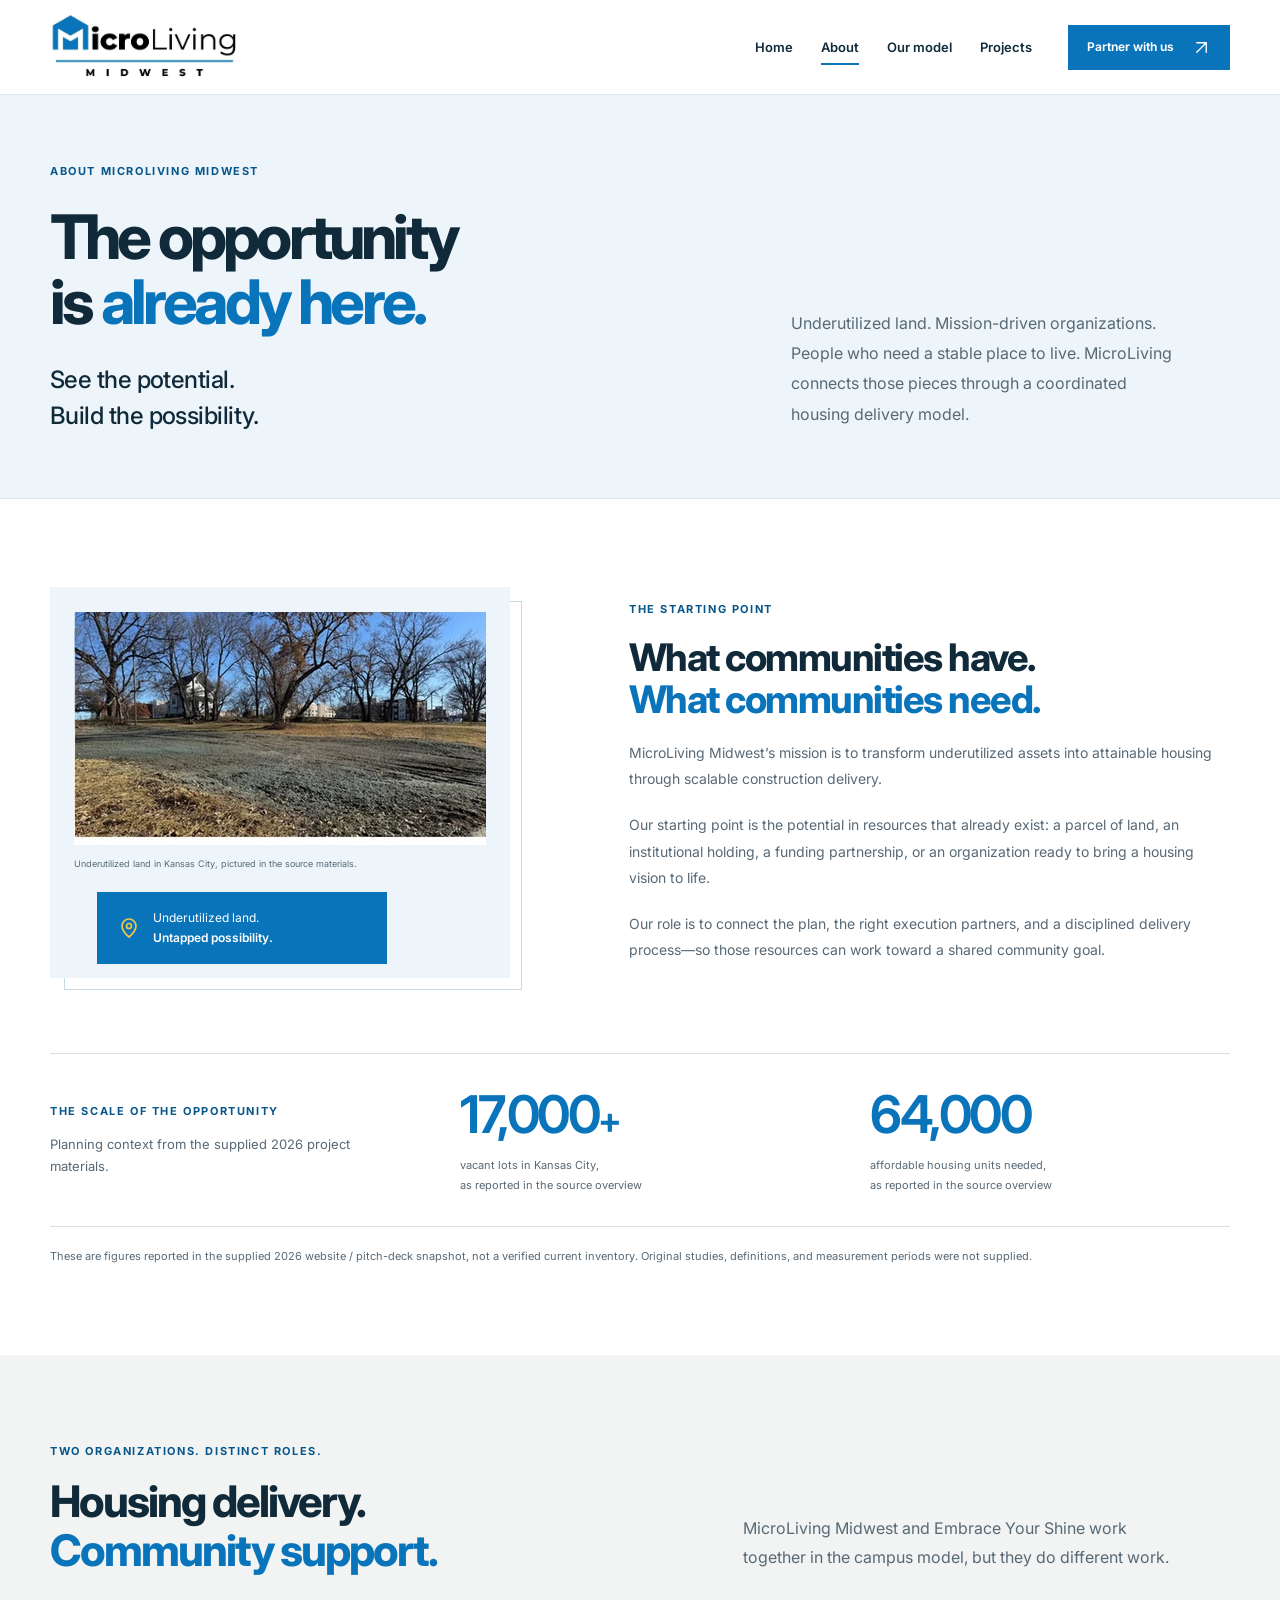
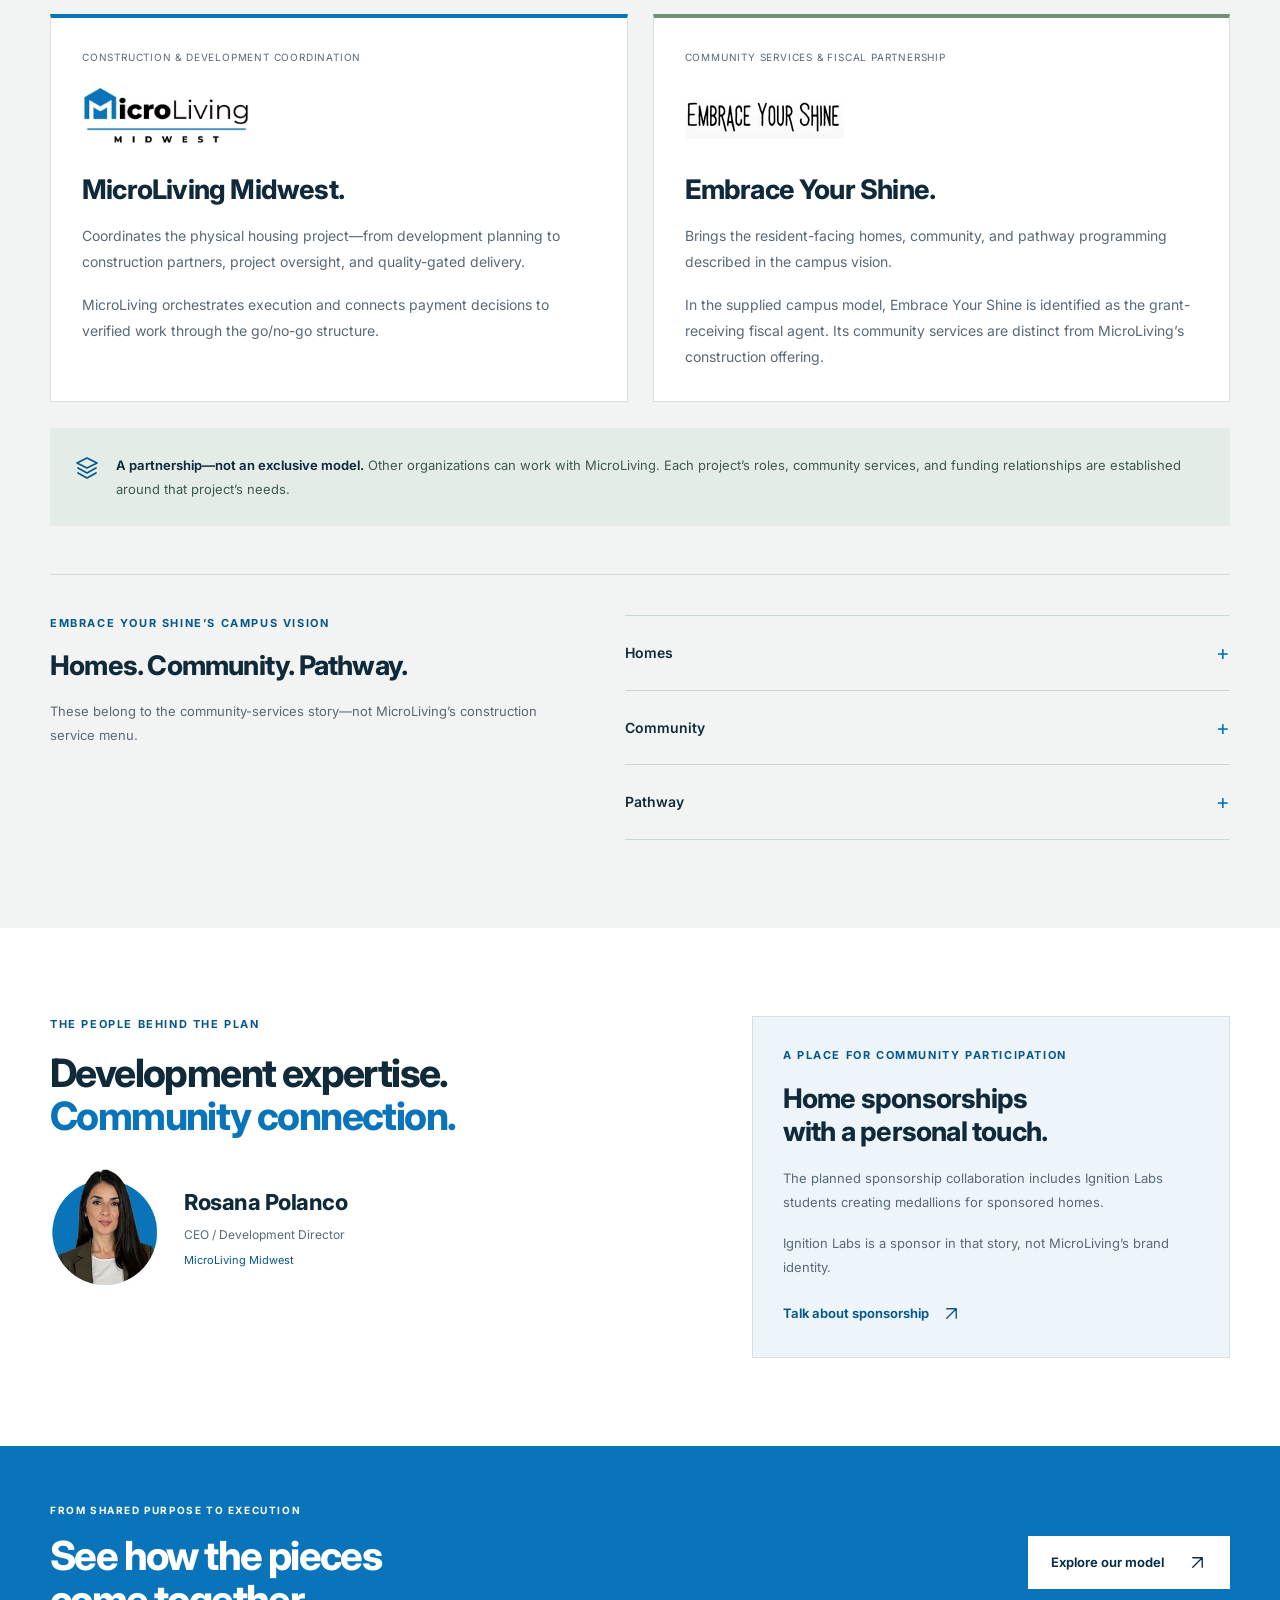
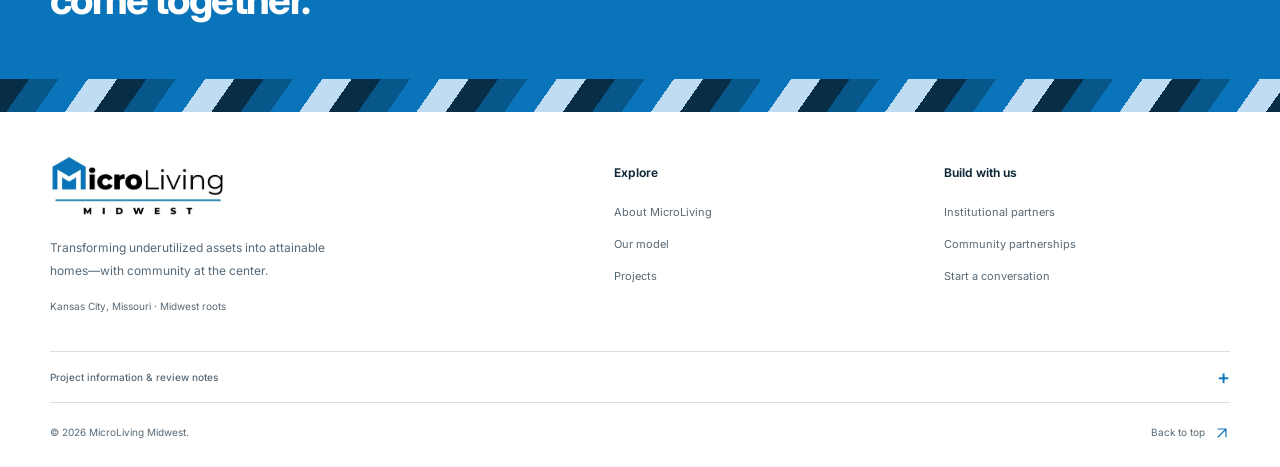
<file: about.html>
<!doctype html>
<html lang="en"><head><meta charset="utf-8"><meta name="viewport" content="width=device-width,initial-scale=1"><meta name="theme-color" content="#0974ba"><meta name="description" content="The story behind MicroLiving Midwest and the distinct roles of MicroLiving, Embrace Your Shine, and community partners."><title>About — MicroLiving Midwest</title><link rel="icon" type="image/svg+xml" href="assets/favicon.svg"><link rel="preconnect" href="https://fonts.googleapis.com"><link rel="preconnect" href="https://fonts.gstatic.com" crossorigin><link href="https://fonts.googleapis.com/css2?family=Inter:wght@400;500;600;650;700;750;800&amp;display=swap" rel="stylesheet"><link rel="stylesheet" href="assets/site.css"></head><body data-current-page="about"><a class="skip-link" href="#main">Skip to content</a><svg class="icon-library" xmlns="http://www.w3.org/2000/svg" aria-hidden="true"><symbol id="i-arrow" viewBox="0 0 24 24"><path d="M4 12h16m-7-7 7 7-7 7"/></symbol><symbol id="i-up-right" viewBox="0 0 24 24"><path d="M6 18 18 6M6 6h12v12"/></symbol><symbol id="i-down" viewBox="0 0 24 24"><path d="M12 4v16m-7-7 7 7 7-7"/></symbol><symbol id="i-house" viewBox="0 0 24 24"><path d="m3 10 9-7 9 7M5 9v12h14V9M9 21v-8h6v8"/></symbol><symbol id="i-pin" viewBox="0 0 24 24"><path d="M19 10c0 5-7 11-7 11S5 15 5 10a7 7 0 1 1 14 0Z"/><circle cx="12" cy="10" r="2.5"/></symbol><symbol id="i-people" viewBox="0 0 24 24"><circle cx="9" cy="7" r="3"/><path d="M3 21v-4a6 6 0 0 1 12 0v4M16 4a3 3 0 0 1 0 6M21 21v-4a6 6 0 0 0-4-5"/></symbol><symbol id="i-plan" viewBox="0 0 24 24"><path d="M4 3h16v18H4ZM4 10h10v11M14 3v4M17 10h3M8 15h6"/></symbol><symbol id="i-build" viewBox="0 0 24 24"><path d="m4 20 8-8M14 3l7 7-4 4-7-7ZM9 8l4-4M16 15l4-4M3 18l3 3"/></symbol><symbol id="i-shield" viewBox="0 0 24 24"><path d="m12 3 8 3v6c0 5-8 9-8 9s-8-4-8-9V6Z"/><path d="m8 12 3 3 5-6"/></symbol><symbol id="i-layers" viewBox="0 0 24 24"><path d="m12 3 10 5-10 5L2 8Zm-9 10 9 5 9-5M3 18l9 5 9-5"/></symbol><symbol id="i-finance" viewBox="0 0 24 24"><path d="m3 8 9-5 9 5ZM5 11v8M10 11v8M14 11v8M19 11v8M3 22h18M3 19h18"/></symbol><symbol id="i-check" viewBox="0 0 24 24"><path d="m5 12 4 4L19 6"/></symbol><symbol id="i-clock" viewBox="0 0 24 24"><circle cx="12" cy="12" r="9"/><path d="M12 7v5l3 2"/></symbol><symbol id="i-mail" viewBox="0 0 24 24"><rect x="3" y="5" width="18" height="14" rx="1"/><path d="m3 6 9 7 9-7"/></symbol><symbol id="i-grid" viewBox="0 0 24 24"><rect x="3" y="3" width="7" height="7"/><rect x="14" y="3" width="7" height="7"/><rect x="3" y="14" width="7" height="7"/><rect x="14" y="14" width="7" height="7"/></symbol></svg><header class="site-header"><div class="container nav-wrap"><a class="brand" href="index.html" aria-label="MicroLiving Midwest home"><img src="assets/microliving-logo.webp" alt="MicroLiving Midwest" class="" width="445" height="160" fetchpriority="high" decoding="async"></a><button class="menu-toggle" type="button" aria-expanded="false" aria-controls="primary-nav"><span class="menu-label">Menu</span><span class="menu-lines" aria-hidden="true"></span></button><nav class="primary-nav" id="primary-nav" aria-label="Main navigation"><a href="index.html" data-nav-page="home">Home</a><a href="about.html" data-nav-page="about" aria-current="page">About</a><a href="our-model.html" data-nav-page="model">Our model</a><a href="index.html#home-projects">Projects</a><a class="button button-blue nav-cta" href="index.html#home-contact" >Partner with us<svg class="icon" aria-hidden="true"><use href="#i-up-right"/></svg></a></nav></div></header><main id="main" tabindex="-1">
<section class="page-hero about-hero" id="about-top"><div class="container page-hero-grid"><div><p class="eyebrow">About MicroLiving Midwest</p><h1 id="about-title">The opportunity <br>is <span class="blue">already here.</span></h1><p class="page-hero-lead">See the potential. <br>Build the possibility.</p></div><p class="page-hero-description">Underutilized land. Mission-driven organizations. People who need a stable place to live. MicroLiving connects those pieces through a coordinated housing delivery model.</p></div></section>
<section class="section story-section" id="about-story" aria-labelledby="story-title"><div class="container story-grid"><div class="story-photo"><figure><img src="assets/kansas-city-land.webp" alt="A vacant Kansas City lot shown in the supplied project materials." class="" width="412" height="233" loading="lazy" decoding="async"><figcaption>Underutilized land in Kansas City, pictured in the source materials.</figcaption></figure><div class="photo-note"><svg class="icon" aria-hidden="true"><use href="#i-pin"/></svg><span>Underutilized land. <br><strong>Untapped possibility.</strong></span></div></div><div class="story-copy"><p class="eyebrow">The starting point</p><h2 id="story-title">What communities have. <br><span class="blue">What communities need.</span></h2><p>MicroLiving Midwest’s mission is to transform underutilized assets into attainable housing through scalable construction delivery.</p><p>Our starting point is the potential in resources that already exist: a parcel of land, an institutional holding, a funding partnership, or an organization ready to bring a housing vision to life.</p><p>Our role is to connect the plan, the right execution partners, and a disciplined delivery process—so those resources can work toward a shared community goal.</p></div></div>
 <div class="container"><div class="context-stats"><div class="context-heading"><p class="eyebrow">The scale of the opportunity</p><p>Planning context from the supplied 2026 project materials.</p></div><div class="context-stat"><strong>17,000<span>+</span></strong><p>vacant lots in Kansas City, <br>as reported in the source overview</p></div><div class="context-stat"><strong>64,000</strong><p>affordable housing units needed, <br>as reported in the source overview</p></div></div><p class="section-note">These are figures reported in the supplied 2026 website / pitch-deck snapshot, not a verified current inventory. Original studies, definitions, and measurement periods were not supplied.</p></div></section>
<section class="section relationship-section" id="about-partnership" aria-labelledby="relationship-title"><div class="container">
 <div class="section-heading two-col"><div><p class="eyebrow">Two organizations. Distinct roles.</p><h2 id="relationship-title">Housing delivery. <br><span class="blue">Community support.</span></h2></div><p class="section-intro">MicroLiving Midwest and Embrace Your Shine work together in the campus model, but they do different work.</p></div>
 <div class="relationship-grid"><article class="relationship-card mlm"><span class="role-tag">Construction &amp; development coordination</span><img src="assets/microliving-logo.webp" alt="MicroLiving Midwest" class="role-logo" width="445" height="160" loading="lazy" decoding="async"><h3>MicroLiving Midwest.</h3><p>Coordinates the physical housing project—from development planning to construction partners, project oversight, and quality-gated delivery.</p><p>MicroLiving orchestrates execution and connects payment decisions to verified work through the go/no-go structure.</p></article>
 <article class="relationship-card eys"><span class="role-tag">Community services &amp; fiscal partnership</span><img src="assets/embrace-your-shine.webp" alt="Embrace Your Shine" class="role-logo eys-logo" width="159" height="45" loading="lazy" decoding="async"><h3>Embrace Your Shine.</h3><p>Brings the resident-facing homes, community, and pathway programming described in the campus vision.</p><p>In the supplied campus model, Embrace Your Shine is identified as the grant-receiving fiscal agent. Its community services are distinct from MicroLiving’s construction offering.</p></article></div>
 <div class="relationship-note"><svg class="icon" aria-hidden="true"><use href="#i-layers"/></svg><p><strong>A partnership—not an exclusive model.</strong> Other organizations can work with MicroLiving. Each project’s roles, community services, and funding relationships are established around that project’s needs.</p></div>
 <div class="programs"><div><p class="eyebrow">Embrace Your Shine’s campus vision</p><h3>Homes. Community. Pathway.</h3><p>These belong to the community-services story—not MicroLiving’s construction service menu.</p></div><div class="program-details">
 <details><summary>Homes <span aria-hidden="true">+</span></summary><p>The campus concept describes compact, 320-square-foot cottages for young people ages 16–30. MicroLiving’s role is the physical housing delivery; resident-facing programming belongs with the community partner.</p></details>
 <details><summary>Community <span aria-hidden="true">+</span></summary><p>Integrated workspaces and a community garden are part of the proposed campus environment—places to work, grow, and connect.</p></details>
 <details><summary>Pathway <span aria-hidden="true">+</span></summary><p>Pathway to Purpose is the personal-development bootcamp described in the campus vision. This is Embrace Your Shine programming, not a MicroLiving construction service.</p></details>
 </div></div>
</div></section>
<section class="section people-section" id="about-people" aria-labelledby="people-title"><div class="container people-grid"><div><p class="eyebrow">The people behind the plan</p><h2 id="people-title">Development expertise. <br><span class="blue">Community connection.</span></h2><div class="founder"><img src="assets/rosana-polanco.webp" alt="Rosana Polanco, identified as CEO and Development Director in the supplied materials." class="" width="190" height="205" loading="lazy" decoding="async"><div><h3>Rosana Polanco</h3><p>CEO / Development Director</p><span>MicroLiving Midwest</span></div></div></div><aside class="sponsor-card"><p class="eyebrow">A place for community participation</p><h3>Home sponsorships <br>with a personal touch.</h3><p>The planned sponsorship collaboration includes Ignition Labs students creating medallions for sponsored homes.</p><p>Ignition Labs is a sponsor in that story, not MicroLiving’s brand identity.</p><a class="text-link" href="index.html#home-contact" >Talk about sponsorship<svg class="icon" aria-hidden="true"><use href="#i-up-right"/></svg></a></aside></div></section>
<section class="page-cta"><div class="container"><div><p class="eyebrow">From shared purpose to execution</p><h2>See how the pieces <br>come together.</h2></div><a class="button button-white" href="our-model.html" >Explore our model<svg class="icon" aria-hidden="true"><use href="#i-up-right"/></svg></a></div></section>
</main><footer class="site-footer"><div class="footer-pattern" aria-hidden="true"></div><div class="container"><div class="footer-content"><div class="footer-about"><a class="footer-brand" href="index.html"><img src="assets/microliving-logo.webp" alt="MicroLiving Midwest" class="" width="445" height="160" loading="lazy" decoding="async"></a><p>Transforming underutilized assets into attainable homes—with community at the center.</p><span>Kansas City, Missouri · Midwest roots</span></div><div class="footer-column"><h2>Explore</h2><a href="about.html">About MicroLiving</a><a href="our-model.html">Our model</a><a href="index.html#home-projects">Projects</a></div><div class="footer-column"><h2>Build with us</h2><a href="our-model.html#model-institutional">Institutional partners</a><a href="index.html#home-partnerships">Community partnerships</a><a href="index.html#home-contact">Start a conversation</a></div></div><details class="project-notes"><summary>Project information &amp; review notes <span aria-hidden="true">+</span></summary><div><p>This review version combines the two supplied MicroLiving Midwest websites and the meeting decisions. Project descriptions, organization listings, and the founder’s title reflect those supplied materials, not independently verified live updates.</p><p>The Embrace Life Cottage Campus and Harris Park descriptions are planning concepts. The cottage size, campus address, and proposed five-home collaboration come from the source website’s 2026 pitch-deck snapshot. Confirm project scopes, agreements, current partner participation, and public-use approval for the supplied photos and logos before publication.</p><p>New architectural illustrations are explanatory concepts, not approved designs, site plans, confirmed unit counts, or representations of completed housing. The Kansas City figures on About are reported source figures whose original studies and definitions were not supplied.</p><p>The contact form prepares a local inquiry unless a verified submission service is configured. No housing applications, resident eligibility, rental availability, donation processing, or investment offering is implied by this review site.</p></div></details><div class="footer-bottom"><span>© <span data-year>2026</span> MicroLiving Midwest.</span><a href="about.html" data-back-top>Back to top <svg class="icon" aria-hidden="true"><use href="#i-up-right"/></svg></a></div></div></footer><script src="assets/config.js"></script><script src="assets/site.js"></script></body></html>
</file>
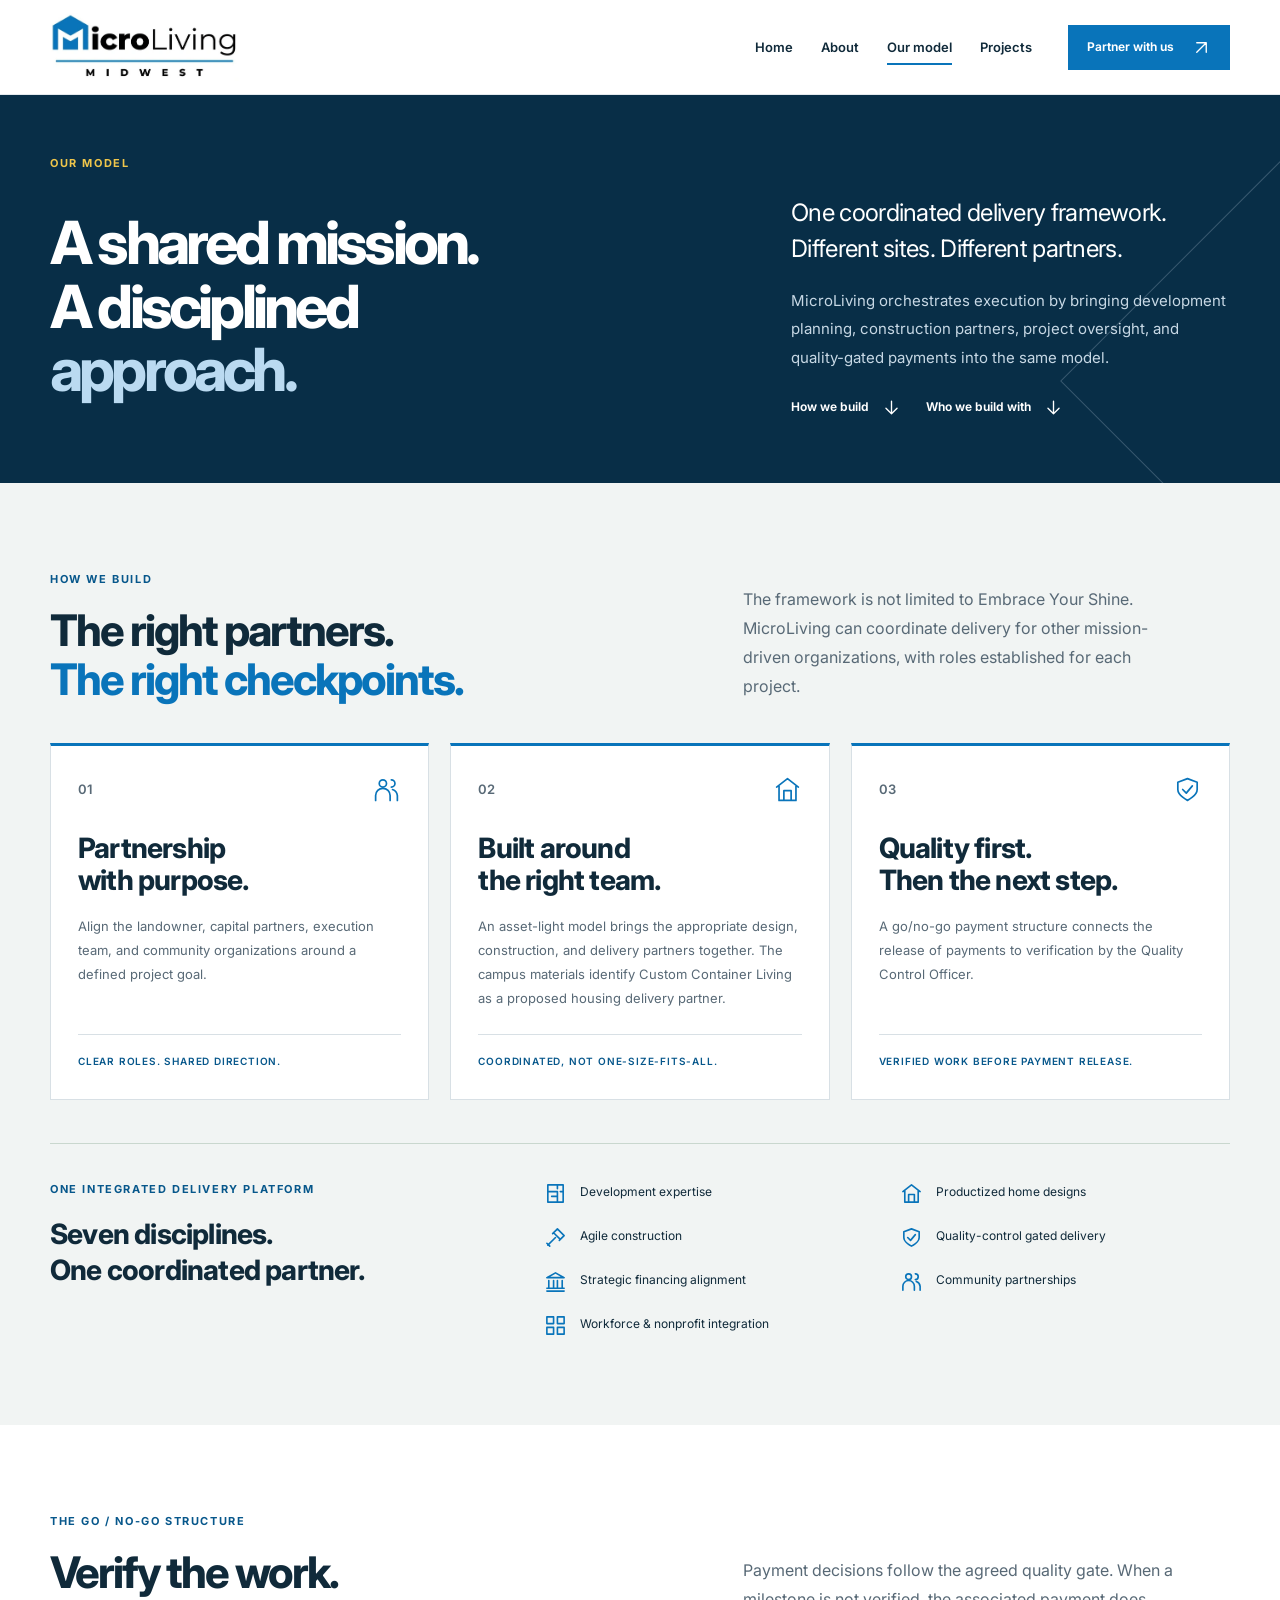
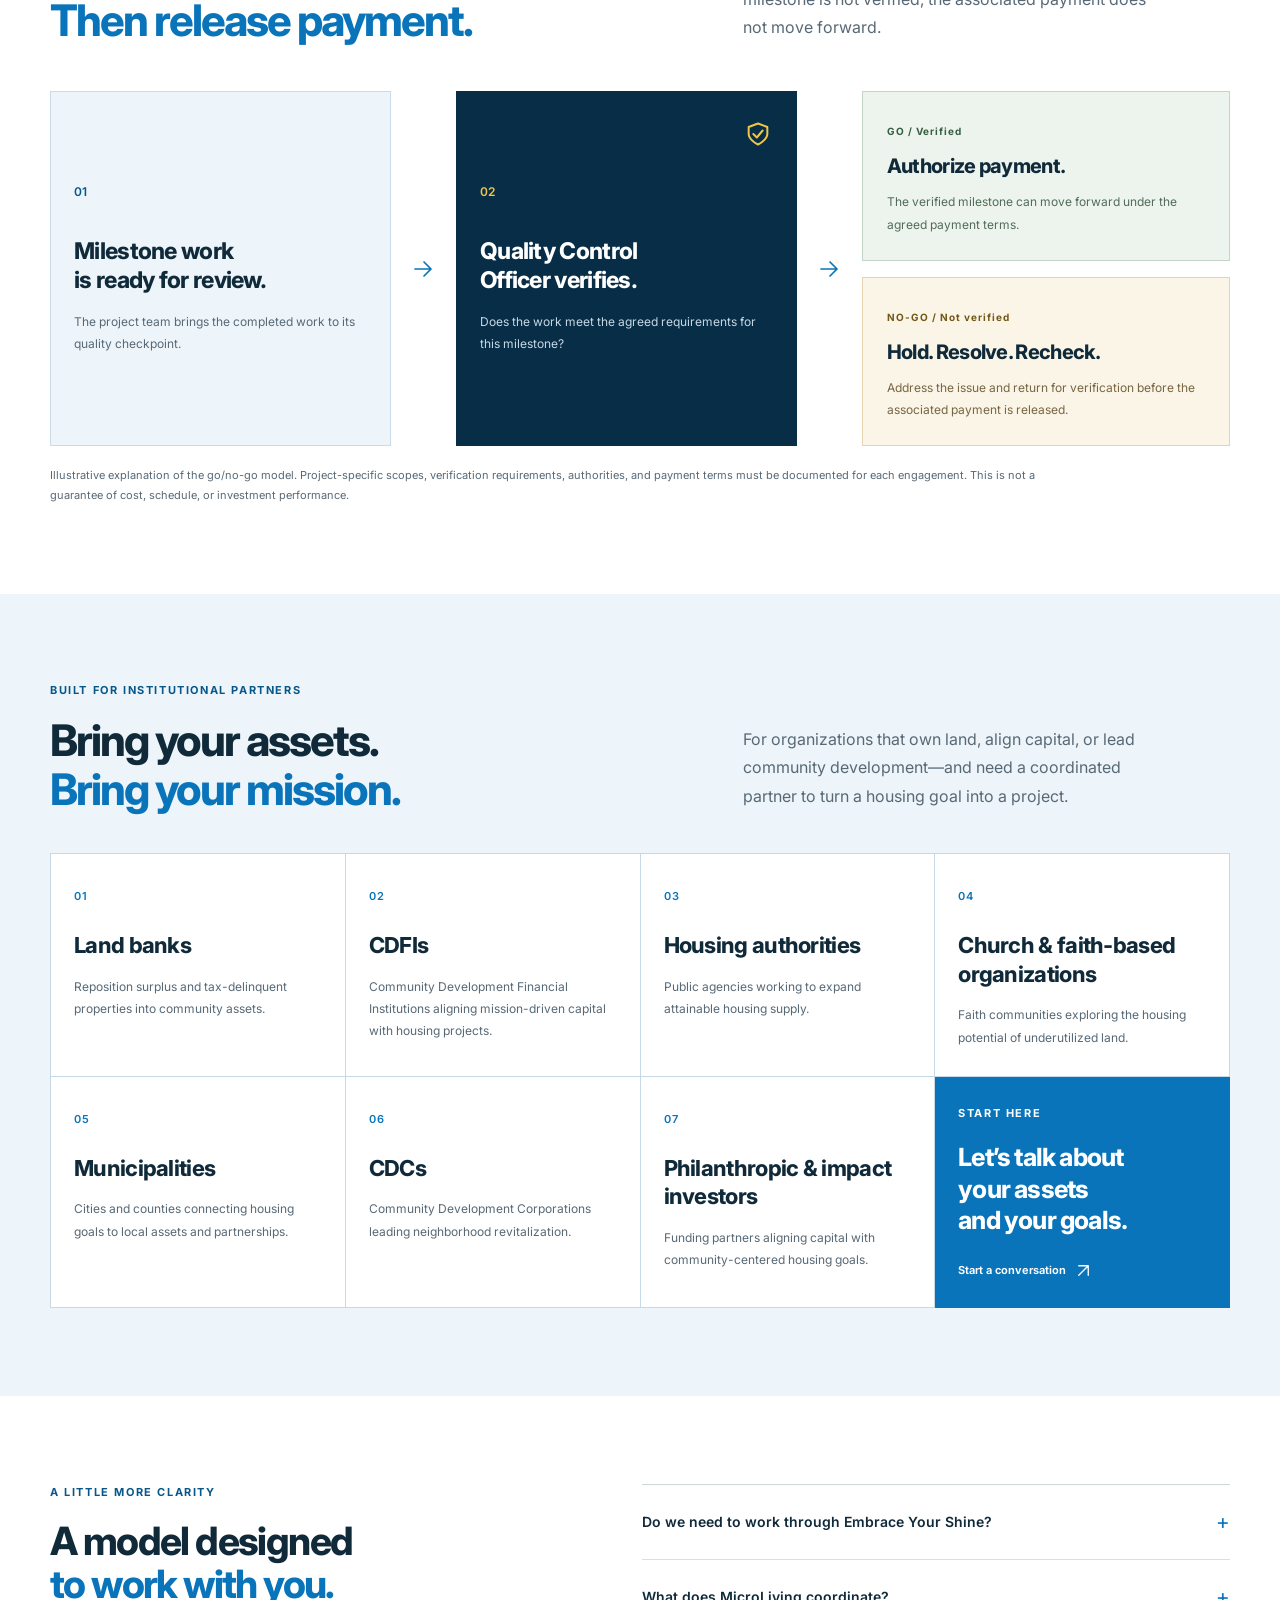
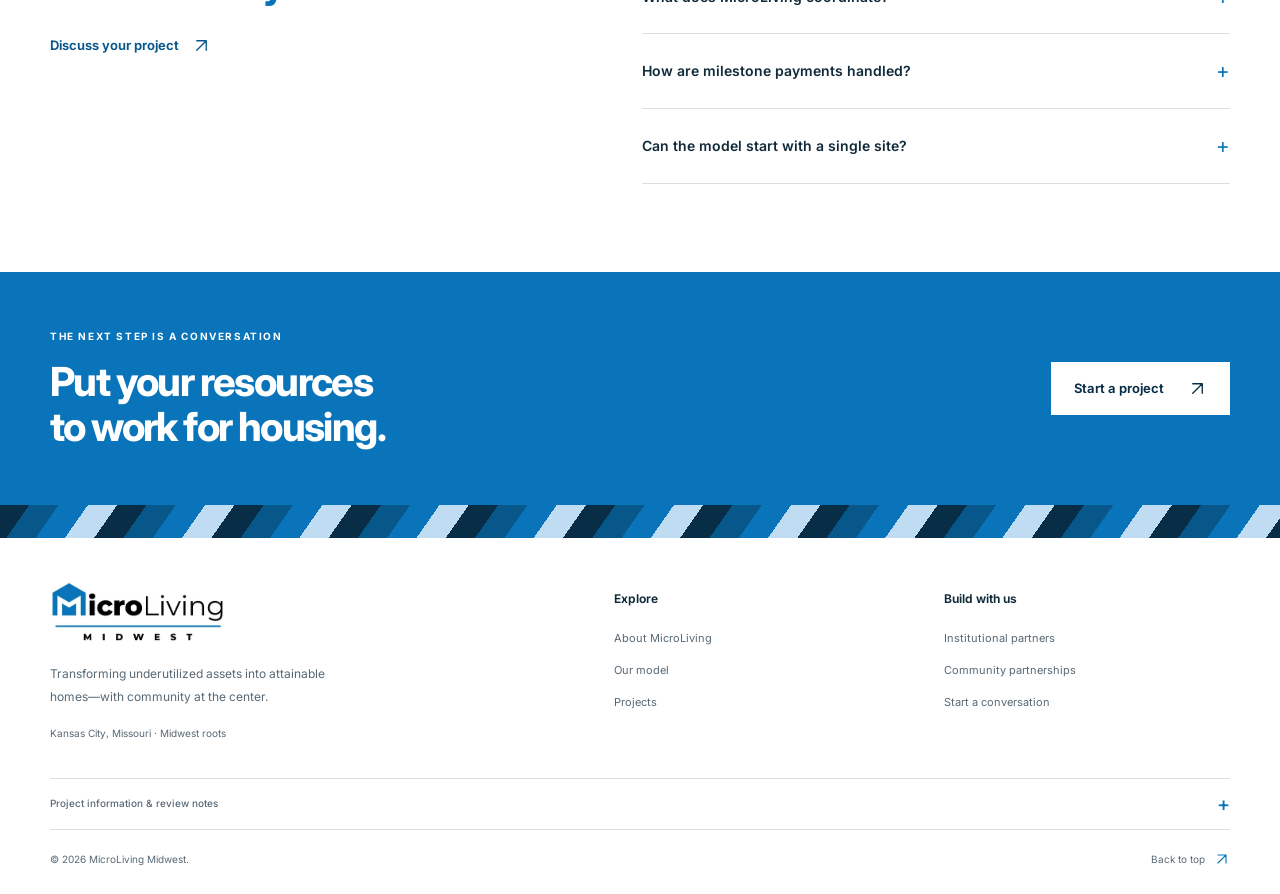
<file: our-model.html>
<!doctype html>
<html lang="en"><head><meta charset="utf-8"><meta name="viewport" content="width=device-width,initial-scale=1"><meta name="theme-color" content="#0974ba"><meta name="description" content="Explore MicroLiving Midwest’s asset-light delivery model, go/no-go quality gates, and approach to institutional partnerships."><title>Our Model — MicroLiving Midwest</title><link rel="icon" type="image/svg+xml" href="assets/favicon.svg"><link rel="preconnect" href="https://fonts.googleapis.com"><link rel="preconnect" href="https://fonts.gstatic.com" crossorigin><link href="https://fonts.googleapis.com/css2?family=Inter:wght@400;500;600;650;700;750;800&amp;display=swap" rel="stylesheet"><link rel="stylesheet" href="assets/site.css"></head><body data-current-page="model"><a class="skip-link" href="#main">Skip to content</a><svg class="icon-library" xmlns="http://www.w3.org/2000/svg" aria-hidden="true"><symbol id="i-arrow" viewBox="0 0 24 24"><path d="M4 12h16m-7-7 7 7-7 7"/></symbol><symbol id="i-up-right" viewBox="0 0 24 24"><path d="M6 18 18 6M6 6h12v12"/></symbol><symbol id="i-down" viewBox="0 0 24 24"><path d="M12 4v16m-7-7 7 7 7-7"/></symbol><symbol id="i-house" viewBox="0 0 24 24"><path d="m3 10 9-7 9 7M5 9v12h14V9M9 21v-8h6v8"/></symbol><symbol id="i-pin" viewBox="0 0 24 24"><path d="M19 10c0 5-7 11-7 11S5 15 5 10a7 7 0 1 1 14 0Z"/><circle cx="12" cy="10" r="2.5"/></symbol><symbol id="i-people" viewBox="0 0 24 24"><circle cx="9" cy="7" r="3"/><path d="M3 21v-4a6 6 0 0 1 12 0v4M16 4a3 3 0 0 1 0 6M21 21v-4a6 6 0 0 0-4-5"/></symbol><symbol id="i-plan" viewBox="0 0 24 24"><path d="M4 3h16v18H4ZM4 10h10v11M14 3v4M17 10h3M8 15h6"/></symbol><symbol id="i-build" viewBox="0 0 24 24"><path d="m4 20 8-8M14 3l7 7-4 4-7-7ZM9 8l4-4M16 15l4-4M3 18l3 3"/></symbol><symbol id="i-shield" viewBox="0 0 24 24"><path d="m12 3 8 3v6c0 5-8 9-8 9s-8-4-8-9V6Z"/><path d="m8 12 3 3 5-6"/></symbol><symbol id="i-layers" viewBox="0 0 24 24"><path d="m12 3 10 5-10 5L2 8Zm-9 10 9 5 9-5M3 18l9 5 9-5"/></symbol><symbol id="i-finance" viewBox="0 0 24 24"><path d="m3 8 9-5 9 5ZM5 11v8M10 11v8M14 11v8M19 11v8M3 22h18M3 19h18"/></symbol><symbol id="i-check" viewBox="0 0 24 24"><path d="m5 12 4 4L19 6"/></symbol><symbol id="i-clock" viewBox="0 0 24 24"><circle cx="12" cy="12" r="9"/><path d="M12 7v5l3 2"/></symbol><symbol id="i-mail" viewBox="0 0 24 24"><rect x="3" y="5" width="18" height="14" rx="1"/><path d="m3 6 9 7 9-7"/></symbol><symbol id="i-grid" viewBox="0 0 24 24"><rect x="3" y="3" width="7" height="7"/><rect x="14" y="3" width="7" height="7"/><rect x="3" y="14" width="7" height="7"/><rect x="14" y="14" width="7" height="7"/></symbol></svg><header class="site-header"><div class="container nav-wrap"><a class="brand" href="index.html" aria-label="MicroLiving Midwest home"><img src="assets/microliving-logo.webp" alt="MicroLiving Midwest" class="" width="445" height="160" fetchpriority="high" decoding="async"></a><button class="menu-toggle" type="button" aria-expanded="false" aria-controls="primary-nav"><span class="menu-label">Menu</span><span class="menu-lines" aria-hidden="true"></span></button><nav class="primary-nav" id="primary-nav" aria-label="Main navigation"><a href="index.html" data-nav-page="home">Home</a><a href="about.html" data-nav-page="about">About</a><a href="our-model.html" data-nav-page="model" aria-current="page">Our model</a><a href="index.html#home-projects">Projects</a><a class="button button-blue nav-cta" href="index.html#home-contact" >Partner with us<svg class="icon" aria-hidden="true"><use href="#i-up-right"/></svg></a></nav></div></header><main id="main" tabindex="-1">
<section class="page-hero model-hero" id="model-top"><div class="container"><p class="eyebrow">Our model</p><div class="page-hero-grid"><div><h1 id="model-title">A shared mission. <br>A disciplined <br><span>approach.</span></h1></div><div class="model-hero-copy"><p>One coordinated delivery framework. <br>Different sites. Different partners.</p><p>MicroLiving orchestrates execution by bringing development planning, construction partners, project oversight, and quality-gated payments into the same model.</p><div class="actions"><a class="text-link light-link" href="our-model.html#model-how-we-build" >How we build<svg class="icon" aria-hidden="true"><use href="#i-down"/></svg></a><a class="text-link light-link" href="our-model.html#model-institutional" >Who we build with<svg class="icon" aria-hidden="true"><use href="#i-down"/></svg></a></div></div></div></div></section>
<section class="section how-section" id="model-how-we-build" aria-labelledby="how-title"><div class="container">
 <div class="section-heading two-col"><div><p class="eyebrow">How we build</p><h2 id="how-title">The right partners. <br><span class="blue">The right checkpoints.</span></h2></div><p class="section-intro">The framework is not limited to Embrace Your Shine. MicroLiving can coordinate delivery for other mission-driven organizations, with roles established for each project.</p></div>
 <div class="approach-grid"><article class="approach-card"><div class="card-top"><span>01</span><svg class="icon" aria-hidden="true"><use href="#i-people"/></svg></div><h3>Partnership <br>with purpose.</h3><p>Align the landowner, capital partners, execution team, and community organizations around a defined project goal.</p><div class="card-foot">Clear roles. Shared direction.</div></article><article class="approach-card"><div class="card-top"><span>02</span><svg class="icon" aria-hidden="true"><use href="#i-house"/></svg></div><h3>Built around <br>the right team.</h3><p>An asset-light model brings the appropriate design, construction, and delivery partners together. The campus materials identify Custom Container Living as a proposed housing delivery partner.</p><div class="card-foot">Coordinated, not one-size-fits-all.</div></article><article class="approach-card"><div class="card-top"><span>03</span><svg class="icon" aria-hidden="true"><use href="#i-shield"/></svg></div><h3>Quality first. <br>Then the next step.</h3><p>A go/no-go payment structure connects the release of payments to verification by the Quality Control Officer.</p><div class="card-foot">Verified work before payment release.</div></article></div>
 <div class="model-disciplines"><div><p class="eyebrow">One integrated delivery platform</p><h3>Seven disciplines. <br>One coordinated partner.</h3></div><ul><li><svg class="icon" aria-hidden="true"><use href="#i-plan"/></svg>Development expertise</li><li><svg class="icon" aria-hidden="true"><use href="#i-house"/></svg>Productized home designs</li><li><svg class="icon" aria-hidden="true"><use href="#i-build"/></svg>Agile construction</li><li><svg class="icon" aria-hidden="true"><use href="#i-shield"/></svg>Quality-control gated delivery</li><li><svg class="icon" aria-hidden="true"><use href="#i-finance"/></svg>Strategic financing alignment</li><li><svg class="icon" aria-hidden="true"><use href="#i-people"/></svg>Community partnerships</li><li><svg class="icon" aria-hidden="true"><use href="#i-grid"/></svg>Workforce &amp; nonprofit integration</li></ul></div>
</div></section>
<section class="section quality-section" id="model-quality" aria-labelledby="quality-title"><div class="container">
 <div class="section-heading two-col"><div><p class="eyebrow">The go / no-go structure</p><h2 id="quality-title">Verify the work. <br><span class="blue">Then release payment.</span></h2></div><p class="section-intro">Payment decisions follow the agreed quality gate. When a milestone is not verified, the associated payment does not move forward.</p></div>
 <div class="quality-flow"><div class="quality-intake"><span class="flow-number">01</span><h3>Milestone work <br>is ready for review.</h3><p>The project team brings the completed work to its quality checkpoint.</p></div><div class="flow-arrow" aria-hidden="true"><svg class="icon" aria-hidden="true"><use href="#i-arrow"/></svg></div><div class="quality-review"><span class="flow-number">02</span><svg class="icon" aria-hidden="true"><use href="#i-shield"/></svg><h3>Quality Control <br>Officer verifies.</h3><p>Does the work meet the agreed requirements for this milestone?</p></div><div class="flow-arrow" aria-hidden="true"><svg class="icon" aria-hidden="true"><use href="#i-arrow"/></svg></div><div class="quality-decisions"><article class="decision go"><span>GO / Verified</span><h3>Authorize payment.</h3><p>The verified milestone can move forward under the agreed payment terms.</p></article><article class="decision no-go"><span>NO-GO / Not verified</span><h3>Hold. Resolve. Recheck.</h3><p>Address the issue and return for verification before the associated payment is released.</p></article></div></div>
 <p class="section-note">Illustrative explanation of the go/no-go model. Project-specific scopes, verification requirements, authorities, and payment terms must be documented for each engagement. This is not a guarantee of cost, schedule, or investment performance.</p>
</div></section>
<section class="section institutional-section" id="model-institutional" aria-labelledby="institutional-title"><div class="container">
 <div class="section-heading two-col"><div><p class="eyebrow">Built for institutional partners</p><h2 id="institutional-title">Bring your assets. <br><span class="blue">Bring your mission.</span></h2></div><p class="section-intro">For organizations that own land, align capital, or lead community development—and need a coordinated partner to turn a housing goal into a project.</p></div>
 <div class="customer-grid"><article class="customer-card"><span>01</span><h3>Land banks</h3><p>Reposition surplus and tax-delinquent properties into community assets.</p></article><article class="customer-card"><span>02</span><h3>CDFIs</h3><p>Community Development Financial Institutions aligning mission-driven capital with housing projects.</p></article><article class="customer-card"><span>03</span><h3>Housing authorities</h3><p>Public agencies working to expand attainable housing supply.</p></article><article class="customer-card"><span>04</span><h3>Church &amp; faith-based organizations</h3><p>Faith communities exploring the housing potential of underutilized land.</p></article><article class="customer-card"><span>05</span><h3>Municipalities</h3><p>Cities and counties connecting housing goals to local assets and partnerships.</p></article><article class="customer-card"><span>06</span><h3>CDCs</h3><p>Community Development Corporations leading neighborhood revitalization.</p></article><article class="customer-card"><span>07</span><h3>Philanthropic &amp; impact investors</h3><p>Funding partners aligning capital with community-centered housing goals.</p></article><div class="customer-cta"><p class="eyebrow">Start here</p><h3>Let’s talk about <br>your assets <br>and your goals.</h3><a class="text-link light-link" href="index.html#home-contact" >Start a conversation<svg class="icon" aria-hidden="true"><use href="#i-up-right"/></svg></a></div></div>
</div></section>
<section class="section model-faq" id="model-questions" aria-labelledby="questions-title"><div class="container faq-grid"><div><p class="eyebrow">A little more clarity</p><h2 id="questions-title">A model designed <br><span class="blue">to work with you.</span></h2><a class="text-link" href="index.html#home-contact" >Discuss your project<svg class="icon" aria-hidden="true"><use href="#i-up-right"/></svg></a></div><div class="faq-list">
 <details><summary>Do we need to work through Embrace Your Shine?<span aria-hidden="true">+</span></summary><p>No. The Embrace Life Cottage Campus is one partnership configuration. The MicroLiving model can also be used by other entities, with responsibilities and services established for each project.</p></details>
 <details><summary>What does MicroLiving coordinate?<span aria-hidden="true">+</span></summary><p>The approach connects development planning, general contracting coordination, construction management, execution partners, and quality checkpoints. The project scope determines the exact responsibilities.</p></details>
 <details><summary>How are milestone payments handled?<span aria-hidden="true">+</span></summary><p>Under the go/no-go structure, payment release follows verification by the Quality Control Officer. Work that does not pass the checkpoint returns for resolution and another review before the associated payment is authorized.</p></details>
 <details><summary>Can the model start with a single site?<span aria-hidden="true">+</span></summary><p>Yes. The scalable approach spans single units, multi-unit clusters, and community-scale programs. Suitability, scope, and project terms still need to be established for the particular site.</p></details>
 </div></div></section>
<section class="page-cta"><div class="container"><div><p class="eyebrow">The next step is a conversation</p><h2>Put your resources <br>to work for housing.</h2></div><a class="button button-white" href="index.html#home-contact" >Start a project<svg class="icon" aria-hidden="true"><use href="#i-up-right"/></svg></a></div></section>
</main><footer class="site-footer"><div class="footer-pattern" aria-hidden="true"></div><div class="container"><div class="footer-content"><div class="footer-about"><a class="footer-brand" href="index.html"><img src="assets/microliving-logo.webp" alt="MicroLiving Midwest" class="" width="445" height="160" loading="lazy" decoding="async"></a><p>Transforming underutilized assets into attainable homes—with community at the center.</p><span>Kansas City, Missouri · Midwest roots</span></div><div class="footer-column"><h2>Explore</h2><a href="about.html">About MicroLiving</a><a href="our-model.html">Our model</a><a href="index.html#home-projects">Projects</a></div><div class="footer-column"><h2>Build with us</h2><a href="our-model.html#model-institutional">Institutional partners</a><a href="index.html#home-partnerships">Community partnerships</a><a href="index.html#home-contact">Start a conversation</a></div></div><details class="project-notes"><summary>Project information &amp; review notes <span aria-hidden="true">+</span></summary><div><p>This review version combines the two supplied MicroLiving Midwest websites and the meeting decisions. Project descriptions, organization listings, and the founder’s title reflect those supplied materials, not independently verified live updates.</p><p>The Embrace Life Cottage Campus and Harris Park descriptions are planning concepts. The cottage size, campus address, and proposed five-home collaboration come from the source website’s 2026 pitch-deck snapshot. Confirm project scopes, agreements, current partner participation, and public-use approval for the supplied photos and logos before publication.</p><p>New architectural illustrations are explanatory concepts, not approved designs, site plans, confirmed unit counts, or representations of completed housing. The Kansas City figures on About are reported source figures whose original studies and definitions were not supplied.</p><p>The contact form prepares a local inquiry unless a verified submission service is configured. No housing applications, resident eligibility, rental availability, donation processing, or investment offering is implied by this review site.</p></div></details><div class="footer-bottom"><span>© <span data-year>2026</span> MicroLiving Midwest.</span><a href="our-model.html" data-back-top>Back to top <svg class="icon" aria-hidden="true"><use href="#i-up-right"/></svg></a></div></div></footer><script src="assets/config.js"></script><script src="assets/site.js"></script></body></html>
</file>
<file: assets/site.css>
/* MicroLiving Midwest — consolidated website. Shared by all three pages.
   Palette retained from both supplied designs. No third-party sponsor artwork
   is used as a MicroLiving brand motif. */
:root {
  --blue:#0974ba; --blue-dark:#07578b; --navy:#082e47; --ink:#102a3a;
  --sky:#c0dcf2; --pale:#edf5fa; --paper:#eceeec; --yellow:#efc64b;
  --muted:#586976; --line:#d8e0e5; --white:#fff; --max:1180px;
  --font:'Inter',Arial,Helvetica,sans-serif;
}
* { box-sizing:border-box; }
html { scroll-behavior:smooth; scroll-padding-top:105px; }
body { margin:0; color:var(--ink); background:var(--white); font:16px/1.7 var(--font); -webkit-font-smoothing:antialiased; }
body.dialog-open { overflow:hidden; }
button,input,select,textarea { font:inherit; }
a { color:inherit; text-decoration:none; }
button { cursor:pointer; }
button:disabled { cursor:not-allowed; opacity:.55; }
img { display:block; max-width:100%; height:auto; }
svg { display:block; }
h1,h2,h3,p,figure { margin:0; }
h1,h2,h3 { font-weight:750; line-height:1.12; }
h1 { letter-spacing:-3.8px; }
h2 { font-size:clamp(34px,3.4vw,49px); letter-spacing:-2px; }
h3 { font-size:25px; letter-spacing:-.8px; }
p { overflow-wrap:break-word; }
[hidden] { display:none !important; }
::selection { background:var(--yellow); color:var(--navy); }
:focus-visible { outline:3px solid var(--blue); outline-offset:5px; }
.button:focus-visible,.light-link:focus-visible,.model-hero a:focus-visible { outline-color:var(--yellow); }
section[id] { scroll-margin-top:105px; }
.container { width:min(var(--max),calc(100% - 96px)); margin-inline:auto; }
.section { padding:88px 0; }
.blue { color:var(--blue); }
.eyebrow { font-size:11px; font-weight:700; line-height:1.6; letter-spacing:1.6px; text-transform:uppercase; color:var(--blue-dark); }
.section-heading { margin-bottom:39px; }
.section-heading h2 { margin-top:17px; }
.two-col { display:grid; grid-template-columns:1.25fr 1fr; gap:85px; align-items:end; }
.section-intro { max-width:430px; font-size:16px; line-height:1.8; color:var(--muted); padding-bottom:3px; }
.section-bottom { margin-top:30px; }
.section-note { color:var(--muted); font-size:11px; line-height:1.8; margin-top:20px; max-width:1030px; }
.small-note { font-size:12px !important; line-height:1.75 !important; color:var(--muted); }
.icon-library { position:absolute; width:0; height:0; overflow:hidden; }
.icon { width:24px; height:24px; fill:none; stroke:currentColor; stroke-width:1.7; stroke-linecap:round; stroke-linejoin:round; flex-shrink:0; }
.button { display:inline-flex; justify-content:center; align-items:center; gap:24px; min-height:53px; border:1px solid transparent; padding:14px 22px; font-size:13px; line-height:1.5; font-weight:650; transition:background .18s,transform .18s; border-radius:0; }
.button .icon { width:19px; height:19px; }
.button:hover { transform:translateY(-2px); }
.button-blue { background:var(--blue); color:var(--white); }
.button-blue:hover { background:var(--blue-dark); }
.button-outline { background:transparent; border-color:var(--blue); color:var(--blue); }
.button-outline:hover { background:var(--pale); }
.button-white { background:var(--white); color:var(--navy); }
.button-white:hover { background:var(--pale); }
.text-link { display:inline-flex; align-items:center; gap:13px; font-size:13px; font-weight:650; line-height:1.7; color:var(--blue-dark); }
.text-link .icon { width:19px; height:19px; transition:transform .18s; }
.text-link:hover { text-decoration:underline; text-underline-offset:5px; }
.text-link:hover .icon { transform:translate(2px,-2px); }
.actions { display:flex; flex-wrap:wrap; align-items:center; gap:25px; }
.sr-only { position:absolute; width:1px; height:1px; padding:0; margin:-1px; overflow:hidden; clip:rect(0,0,0,0); white-space:nowrap; border:0; }
.skip-link { position:fixed; left:18px; top:-100px; z-index:100; padding:12px 18px; background:var(--yellow); color:var(--navy); font-weight:700; }
.skip-link:focus { top:12px; }
#main:focus { outline:none; }
/* Navigation */
.site-header { position:sticky; top:0; z-index:40; background:rgba(255,255,255,.97); border-bottom:1px solid #e4e9ed; }
.nav-wrap { display:flex; align-items:center; justify-content:space-between; gap:30px; min-height:94px; }
.brand { width:190px; flex-shrink:0; }
.primary-nav { display:flex; align-items:center; gap:28px; }
.primary-nav > a:not(.button) { font-size:13px; font-weight:600; padding:13px 0; position:relative; }
.primary-nav > a:not(.button)::after { content:''; position:absolute; height:2px; background:var(--blue); left:0; bottom:6px; width:0; transition:width .18s; }
.primary-nav > a:not(.button):hover::after,.primary-nav > a[aria-current="page"]::after { width:100%; }
.nav-cta { min-height:45px; font-size:12px; padding:11px 18px; margin-left:8px; gap:18px; }
.menu-toggle { display:none; align-items:center; gap:12px; padding:12px 0 12px 12px; border:0; background:transparent; color:var(--ink); min-height:44px; font-size:13px; }
.menu-lines { width:23px; height:15px; border-top:2px solid; border-bottom:2px solid; position:relative; }
.menu-lines::after { content:''; position:absolute; top:5px; left:0; right:0; border-top:2px solid; }
.menu-toggle[aria-expanded="true"] .menu-lines { transform:rotate(45deg); height:0; border-bottom:0; }
.menu-toggle[aria-expanded="true"] .menu-lines::after { top:-2px; transform:rotate(90deg); }
/* Homepage hero */
.hero { display:grid; grid-template-columns:54% 46%; min-height:656px; }
.hero-copy { padding:55px 40px 37px max(48px,calc((100vw - var(--max))/2)); min-width:0; }
.hero-copy > .eyebrow { display:flex; align-items:center; gap:10px; font-size:10px; letter-spacing:1.35px; margin-bottom:25px; }
.square { width:7px; height:7px; background:var(--blue); flex-shrink:0; }
.hero h1 { font-size:clamp(46px,5.2vw,77px); line-height:1.03; font-weight:800; letter-spacing:-4px; }
.hero h1 span { color:var(--blue); }
.hero-lead { margin-top:27px; font-size:17px; line-height:1.65; font-weight:600; letter-spacing:-.2px; }
.hero-description { font-size:14px; line-height:1.85; color:var(--muted); max-width:475px; margin-top:13px; }
.hero .actions { margin-top:26px; }
.scroll-note { display:flex; align-items:center; gap:12px; font-size:10px; color:var(--muted); margin-top:29px; letter-spacing:.2px; }
.scroll-note > span { width:27px; height:2px; background:var(--yellow); }
.scroll-note .icon { width:16px; height:16px; }
.hero-visual { position:relative; isolation:isolate; min-width:0; overflow:hidden; background:#d9eaf5; min-height:656px; }
.hero-visual::before { content:''; position:absolute; left:-1px; top:0; bottom:0; width:23px; background:var(--white); z-index:3; clip-path:polygon(0 0,65% 0,52% 3%,84% 6%,45% 10%,75% 14%,47% 18%,77% 22%,42% 26%,81% 30%,56% 34%,77% 38%,35% 42%,78% 46%,51% 50%,80% 54%,43% 58%,76% 62%,52% 66%,80% 70%,49% 74%,77% 78%,44% 82%,81% 86%,47% 90%,77% 94%,52% 98%,69% 100%,0 100%); }
.visual-heading { position:relative; z-index:2; margin:54px 30px 0 44px; }
.visual-heading .eyebrow { font-size:10px; letter-spacing:1.3px; }
.visual-heading > p:last-child { font-size:27px; letter-spacing:-1px; font-weight:600; line-height:1.25; margin-top:12px; }
.hero-cottage { position:absolute; width:110%; max-width:none; right:-6%; top:163px; }
.hero-project-card { position:absolute; bottom:46px; left:38px; right:32px; background:var(--white); display:flex; align-items:center; gap:14px; padding:19px; z-index:4; box-shadow:0 12px 30px #082e470b; transition:transform .18s; }
.hero-project-card:hover { transform:translateY(-3px); }
.project-icon { width:43px; height:43px; background:var(--pale); color:var(--blue); display:flex; align-items:center; justify-content:center; flex-shrink:0; }
.hero-project-card small { display:block; font-size:9px; letter-spacing:1px; color:var(--muted); text-transform:uppercase; line-height:1.5; margin-bottom:5px; }
.hero-project-card strong { display:block; font-size:13px; font-weight:650; letter-spacing:-.25px; line-height:1.5; }
.hero-project-card > .icon { margin-left:auto; color:var(--blue); width:21px; height:21px; }
.concept-caption { font-size:9px; line-height:1.6; letter-spacing:.15px; color:#34576c; }
.hero-visual > .concept-caption { position:absolute; right:32px; bottom:15px; left:38px; text-align:right; }
.mission-strip { background:var(--blue); color:var(--white); padding:24px 0; }
.mission-strip .container { display:flex; justify-content:space-between; align-items:center; gap:25px; }
.mission-strip span { display:flex; align-items:center; gap:13px; font-size:11px; font-weight:550; letter-spacing:.7px; text-transform:uppercase; }
.mission-strip .icon { color:var(--yellow); width:23px; height:23px; }
/* Assets and approach */
.asset-grid { display:grid; grid-template-columns:repeat(3,minmax(0,1fr)); gap:33px; background:var(--paper); padding:35px 38px 30px; position:relative; }
.asset-grid::before,.asset-grid::after { content:''; position:absolute; left:0; right:0; height:16px; background:var(--paper); clip-path:polygon(0 70%,4% 40%,8% 65%,12% 25%,16% 55%,20% 70%,24% 35%,28% 63%,32% 22%,36% 58%,40% 31%,44% 62%,48% 40%,52% 71%,56% 37%,60% 58%,64% 22%,68% 67%,72% 39%,76% 62%,80% 24%,84% 58%,88% 34%,92% 69%,96% 38%,100% 65%,100% 100%,0 100%); }
.asset-grid::before { top:-15px; }
.asset-grid::after { bottom:-15px; transform:rotate(180deg); }
.asset-card { min-width:0; display:flex; flex-direction:column; }
.asset-card + .asset-card { border-left:1px solid #cbd4cf; padding-left:32px; }
.card-top { display:flex; align-items:center; justify-content:space-between; gap:20px; margin-bottom:28px; }
.card-top > span { font-size:13px; color:var(--muted); font-weight:600; }
.card-top .number { font-size:47px; letter-spacing:-2px; line-height:1; font-weight:650; color:var(--ink); border-left:3px solid var(--yellow); padding-left:13px; }
.card-top .icon { width:29px; height:29px; color:var(--blue); stroke-width:1.4; }
.asset-card h3 { font-size:28px; }
.asset-card p { color:#4c615f; font-size:13px; line-height:1.85; margin-top:16px; flex:1; }
.card-foot { margin-top:24px; padding-top:15px; border-top:1px solid var(--line); color:var(--blue-dark); font-size:10px; text-transform:uppercase; letter-spacing:.8px; font-weight:600; line-height:1.6; }
.asset-card .card-foot { border-color:#cbd4cf; }
.vision-section { padding-top:50px; padding-bottom:85px; }
.vision-grid { display:grid; grid-template-columns:1.18fr 1fr; gap:100px; align-items:center; padding-top:46px; border-top:1px solid var(--line); }
.vision-grid h2 { margin-top:17px; font-size:clamp(40px,4.2vw,60px); letter-spacing:-2.8px; }
.vision-copy .large-copy { font-size:24px; line-height:1.5; font-weight:500; letter-spacing:-.6px; color:var(--ink); }
.vision-copy p { font-size:15px; line-height:1.85; color:var(--muted); }
.vision-copy p + p { margin-top:20px; }
.vision-copy .text-link { margin-top:23px; }
.approach-section,.how-section { background:#f1f4f3; }
.approach-grid { display:grid; grid-template-columns:repeat(3,minmax(0,1fr)); gap:21px; }
.approach-card { min-width:0; background:var(--white); border:1px solid var(--line); border-top:3px solid var(--blue); padding:29px 27px 30px; display:flex; flex-direction:column; }
.approach-card h3 { font-size:28px; line-height:1.15; }
.approach-card p { font-size:13px; line-height:1.85; color:var(--muted); margin-top:18px; }
.approach-card .card-subtitle { color:var(--blue-dark); font-size:13px; font-weight:600; margin-top:18px; min-height:48px; }
.approach-card .card-subtitle + p { margin-top:12px; }
.approach-card .card-foot { margin-top:auto; padding-top:18px; }
.how-section .approach-card p { margin-bottom:24px; }
/* Scale explorer: readable without JavaScript, ARIA tabs when enhanced. */
.scale-options { display:none; grid-template-columns:repeat(3,minmax(0,1fr)); border:1px solid var(--line); }
html.js .scale-options { display:grid; }
.scale-option { display:flex; align-items:center; gap:12px; min-height:82px; text-align:left; background:var(--white); color:var(--muted); padding:20px 22px; border:0; border-bottom:3px solid transparent; font-size:14px; font-weight:600; }
.scale-option + .scale-option { border-left:1px solid var(--line); }
.scale-option .scale-step { font-size:10px; font-weight:500; margin-right:4px; color:var(--muted); }
.scale-option > .icon:first-of-type { color:var(--blue); }
.scale-option > .icon:last-child { margin-left:auto; width:18px; }
.scale-option.active { color:var(--blue-dark); background:var(--pale); border-bottom-color:var(--blue); }
.scale-option:hover { background:var(--pale); }
.scale-stage { display:grid; grid-template-columns:1.5fr 1fr; background:var(--pale); border:1px solid var(--line); border-top:0; min-height:300px; }
.scale-art { min-width:0; padding:25px 15px 15px; align-self:center; }
.scale-art img { width:100%; }
.scale-art .concept-caption { text-align:center; margin-top:2px; font-size:9px; }
.scale-panel-wrap { padding:43px 34px 36px 26px; align-self:center; }
.scale-panel { outline-offset:8px; }
.scale-panel + .scale-panel { margin-top:25px; }
.scale-panel .eyebrow { font-size:9px; letter-spacing:1px; }
.scale-panel h3 { margin-top:13px; font-size:28px; }
.scale-panel p:not(.eyebrow) { font-size:13px; line-height:1.85; color:var(--muted); margin-top:15px; }
.scale-panel-wrap > .text-link { margin-top:24px; }
html.js .scale-panel + .scale-panel { margin-top:0; }
/* Projects */
.projects-section { padding-top:10px; }
.project-grid { display:grid; grid-template-columns:1.12fr 1fr; gap:28px; align-items:stretch; }
.project-feature { border:1px solid var(--line); min-width:0; }
.project-feature-art { background:#dcebf4; position:relative; padding:44px 0 8px; overflow:hidden; }
.project-feature-art img { width:100%; }
.project-badge { display:inline-flex; align-items:center; padding:6px 9px; font-size:9px; font-weight:650; text-transform:uppercase; letter-spacing:.8px; color:var(--blue-dark); background:var(--white); line-height:1.5; }
.project-feature-art .project-badge { position:absolute; left:25px; top:21px; }
.project-body { padding:30px; }
.project-body > .eyebrow { font-size:10px; letter-spacing:1.2px; }
.project-body h3 { font-size:31px; letter-spacing:-1px; line-height:1.2; margin-top:14px; }
.project-body > p:not(.eyebrow):not(.address) { font-size:14px; line-height:1.85; color:var(--muted); margin-top:20px; }
.address { display:flex; align-items:center; gap:7px; margin-top:14px; font-size:11px; color:var(--muted); }
.address .icon { width:17px; height:17px; color:var(--blue); }
.project-facts { display:grid; grid-template-columns:1fr 1fr; gap:20px; margin-top:24px; padding-top:20px; border-top:1px solid var(--line); }
.project-facts span { font-size:10px; color:var(--muted); }
.project-facts strong { display:block; color:var(--blue-dark); font-size:14px; line-height:1.5; font-weight:650; margin-bottom:5px; }
.project-body .text-link { margin-top:26px; font-size:12px; }
.project-secondary { background:#f2f4f2; border:1px solid #d6dfd7; display:flex; flex-direction:column; min-width:0; }
.project-secondary-top { position:relative; display:flex; align-items:flex-start; justify-content:space-between; min-height:120px; padding:28px 30px 0; }
.project-secondary-top .project-badge { background:#e3eae2; }
.project-outline .icon { width:97px; height:97px; color:#adbcad; stroke-width:.8; }
.project-secondary .project-body { padding-top:10px; }
.project-secondary .project-body h3 { font-size:32px; }
.homes-number { display:flex; align-items:center; gap:22px; margin-top:27px; padding-bottom:26px; border-bottom:1px solid #d0dcd1; }
.homes-number strong { font-size:84px; line-height:1; font-weight:650; letter-spacing:-5px; color:var(--blue); }
.homes-number span { font-size:13px; line-height:1.6; color:#4c6456; }
/* Differentiation */
.difference-section { background:var(--navy); color:var(--white); }
.difference-section .eyebrow { color:var(--yellow); font-size:10px; }
.difference-section h2 { font-size:clamp(35px,3.7vw,53px); }
.difference-section h2 span { color:#badaf1; }
.difference-section .section-intro { color:#c2d6e4; }
.benefits-grid { display:grid; grid-template-columns:repeat(3,minmax(0,1fr)); gap:30px 38px; border-top:1px solid #466478; padding-top:34px; }
.benefits-grid article { min-width:0; }
.benefits-grid article > span { font-size:11px; font-weight:600; color:var(--yellow); letter-spacing:1px; }
.benefits-grid h3 { font-size:22px; letter-spacing:-.6px; line-height:1.3; margin-top:14px; }
.benefits-grid p { font-size:13px; line-height:1.85; color:#c8dae6; margin-top:14px; }
.benefits-grid article:nth-child(n+4) { border-top:1px solid #36586d; padding-top:28px; }
.difference-bottom { display:flex; align-items:center; justify-content:space-between; gap:30px; margin-top:42px; padding-top:26px; border-top:1px solid #466478; }
.difference-bottom > p { font-size:13px; color:#d1e0e9; }
.light-link { color:var(--white); }
/* Partnerships */
.partner-label { text-transform:uppercase; letter-spacing:1.1px; font-size:9px; color:var(--muted); margin:8px 0 20px; }
.partner-grid { display:grid; grid-template-columns:repeat(6,minmax(0,1fr)); gap:21px; padding:23px 0 28px; border-block:1px solid var(--line); }
.partner-logo { display:flex; justify-content:center; align-items:center; height:90px; }
.partner-logo img { width:auto; height:auto; max-width:130px; max-height:73px; }
.partner figcaption { text-align:center; font-size:10px; line-height:1.65; color:var(--muted); margin-top:14px; }
.partnership-footer { display:flex; align-items:center; justify-content:space-between; gap:40px; margin-top:24px; }
.partnership-footer p { max-width:600px; font-size:13px; color:var(--muted); line-height:1.8; }
.partnership-footer .text-link { flex-shrink:0; }
/* Contact */
.contact-section { background:#f6f8f7; }
.contact-grid { display:grid; grid-template-columns:1fr 1.1fr; gap:90px; align-items:start; }
.contact-copy { padding-top:15px; }
.contact-copy h2 { margin-top:18px; font-size:clamp(40px,3.8vw,54px); letter-spacing:-2.5px; }
.contact-copy > p:not(.eyebrow) { margin-top:25px; color:var(--muted); font-size:15px; max-width:340px; line-height:1.9; }
.contact-location { display:flex; align-items:flex-start; gap:13px; font-size:13px; line-height:1.8; margin-top:32px; }
.contact-location .icon { color:var(--blue); margin-top:4px; }
.contact-location strong { font-weight:600; }
.contact-rule { width:47px; height:3px; background:var(--yellow); margin-top:39px; }
.contact-copy .contact-small { font-size:12px !important; margin-top:20px !important; line-height:2 !important; }
.inquiry-form { border:1px solid #d6e1e8; padding:31px; background:var(--white); }
.form-heading { display:flex; align-items:center; justify-content:space-between; gap:20px; }
.form-heading h3 { font-size:28px; letter-spacing:-.9px; }
.form-heading .icon { color:var(--blue); }
.required-note { font-size:10px; color:var(--muted); margin:11px 0 25px; }
.form-row { display:grid; grid-template-columns:1fr 1fr; gap:16px; }
.field { margin-bottom:18px; min-width:0; }
.field label { display:block; font-size:11px; font-weight:600; margin-bottom:7px; line-height:1.6; }
.field label > span { color:var(--blue-dark); }
.field label .optional { color:var(--muted); font-weight:400; font-size:10px; }
.field input,.field select,.field textarea { display:block; width:100%; min-width:0; background:var(--white); border:1px solid #b7c8d4; border-radius:0; padding:11px 12px; font-size:13px; color:var(--ink); line-height:1.7; }
.field input,.field select { min-height:46px; }
.field select { padding-right:24px; }
.field textarea { resize:vertical; }
.field input:focus,.field textarea:focus,.field select:focus { border-color:var(--blue); }
.field textarea::placeholder { color:#687984; font-size:12px; }
.form-notice { font-size:11px; line-height:1.8; color:#536875; padding-left:11px; border-left:2px solid var(--yellow); margin:5px 0 20px; }
.form-notice strong { font-weight:650; }
.form-submit { justify-content:space-between; width:100%; }
.form-status { font-size:12px; line-height:1.8; color:var(--blue-dark); margin-top:13px; }
.form-status:empty { display:none; }
.honeypot { position:absolute; left:-9999px; height:0; width:0; overflow:hidden; }
/* Inner pages */
.page-hero { padding:68px 0 64px; background:var(--pale); }
.page-hero-grid { display:grid; grid-template-columns:1.5fr 1fr; gap:83px; align-items:end; }
.page-hero h1 { font-size:clamp(42px,4.8vw,69px); line-height:1.07; margin-top:23px; }
.page-hero-lead { font-size:24px; line-height:1.5; letter-spacing:-.55px; margin-top:27px; font-weight:500; }
.page-hero-description { font-size:16px; line-height:1.9; color:var(--muted); padding-bottom:5px; max-width:390px; }
.about-hero { border-bottom:1px solid #d9e6ef; }
.story-grid { display:grid; grid-template-columns:.96fr 1.18fr; gap:90px; align-items:center; }
.story-photo { position:relative; padding:25px 24px 53px; background:var(--pale); max-width:460px; }
.story-photo::before { content:''; position:absolute; inset:14px -12px -12px 14px; border:1px solid #c4d8e6; z-index:-1; }
.story-photo img { width:100%; max-width:412px; }
.story-photo figcaption { font-size:9px; line-height:1.8; color:var(--muted); margin-top:11px; }
.photo-note { display:flex; align-items:center; gap:12px; background:var(--blue); color:var(--white); font-size:12px; line-height:1.65; padding:16px 20px; position:relative; margin:20px -36px -39px 23px; max-width:290px; }
.photo-note .icon { color:var(--yellow); }
.photo-note strong { font-weight:600; }
.story-copy h2 { font-size:38px; margin-top:17px; letter-spacing:-1.5px; }
.story-copy > p:not(.eyebrow) { font-size:14px; line-height:1.9; color:var(--muted); margin-top:19px; }
.context-stats { margin-top:75px; padding:30px 0; border-block:1px solid var(--line); display:grid; grid-template-columns:1fr 1fr 1fr; gap:50px; align-items:center; }
.context-heading > p:last-child { font-size:13px; color:var(--muted); margin-top:12px; }
.context-stat strong { font-size:52px; line-height:1.2; letter-spacing:-2.5px; font-weight:650; color:var(--blue); }
.context-stat strong > span { font-size:.7em; }
.context-stat p { font-size:11px; color:var(--muted); line-height:1.8; margin-top:10px; }
.relationship-section { background:#f1f4f3; }
.relationship-grid { display:grid; grid-template-columns:1fr 1fr; gap:25px; }
.relationship-card { padding:31px; background:var(--white); border:1px solid var(--line); border-top:4px solid var(--blue); display:flex; flex-direction:column; align-items:flex-start; }
.relationship-card.eys { border-top-color:#719078; }
.role-tag { display:block; color:var(--muted); font-size:10px; text-transform:uppercase; letter-spacing:.8px; line-height:1.6; margin-bottom:21px; }
.role-logo { width:170px; height:61px; object-fit:contain; object-position:left center; margin-bottom:26px; }
.eys-logo { width:159px; object-fit:scale-down; }
.relationship-card h3 { font-size:27px; line-height:1.25; }
.relationship-card p { font-size:14px; line-height:1.85; color:var(--muted); margin-top:17px; }
.relationship-note { display:flex; align-items:flex-start; gap:17px; margin-top:26px; padding:25px; background:#e4ece8; }
.relationship-note .icon { color:var(--blue-dark); margin-top:2px; }
.relationship-note p { font-size:13px; line-height:1.85; color:#3e5950; }
.relationship-note strong { color:var(--ink); font-weight:650; }
.programs { display:grid; grid-template-columns:1fr 1.2fr; gap:70px; margin-top:48px; padding-top:40px; border-top:1px solid #d1dbd5; }
.programs h3 { font-size:27px; margin-top:15px; line-height:1.3; }
.programs > div > p:not(.eyebrow) { margin-top:16px; font-size:13px; line-height:1.85; color:var(--muted); }
.program-details details,.faq-list details { border-bottom:1px solid #cbd9d0; }
.program-details details:first-child,.faq-list details:first-child { border-top:1px solid #cbd9d0; }
.program-details summary,.faq-list summary { display:flex; justify-content:space-between; align-items:center; gap:28px; font-size:14px; font-weight:600; line-height:1.7; cursor:pointer; list-style:none; padding:19px 0; }
summary::-webkit-details-marker { display:none; }
.program-details summary > span,.faq-list summary > span { color:var(--blue); font-size:21px; font-weight:400; flex-shrink:0; transition:transform .18s; }
details[open] > summary > span { transform:rotate(45deg); }
.program-details details > p,.faq-list details > p { padding:0 25px 22px 0; font-size:13px; line-height:1.85; color:var(--muted); }
.people-grid { display:grid; grid-template-columns:1.3fr 1fr; gap:80px; align-items:start; }
.people-grid h2 { margin-top:17px; font-size:39px; letter-spacing:-1.6px; }
.founder { display:flex; align-items:center; gap:24px; margin-top:31px; }
.founder img { width:110px; height:auto; }
.founder h3 { font-size:22px; line-height:1.4; letter-spacing:-.5px; }
.founder p { font-size:12px; color:var(--muted); margin-top:7px; }
.founder span { display:block; font-size:11px; color:var(--blue-dark); margin-top:5px; }
.sponsor-card { padding:30px; border:1px solid var(--line); background:var(--pale); }
.sponsor-card h3 { font-size:27px; line-height:1.25; margin-top:17px; }
.sponsor-card p:not(.eyebrow) { font-size:13px; color:var(--muted); margin-top:17px; line-height:1.85; }
.sponsor-card .text-link { margin-top:23px; }
.page-cta { background:var(--blue); color:var(--white); padding:56px 0; }
.page-cta .container { display:flex; align-items:center; justify-content:space-between; gap:50px; }
.page-cta .eyebrow { color:var(--white); font-size:10px; }
.page-cta h2 { margin-top:16px; font-size:40px; letter-spacing:-1.6px; }
.page-cta .button { flex-shrink:0; }
/* Our model */
.model-hero { background:var(--navy); color:var(--white); padding:60px 0 66px; position:relative; overflow:hidden; }
.model-hero::after { content:''; position:absolute; width:350px; height:350px; right:-205px; top:110px; border:1px solid #38596f; transform:rotate(45deg); pointer-events:none; }
.model-hero .eyebrow { color:var(--yellow); }
.model-hero .page-hero-grid { align-items:center; }
.model-hero h1 { margin-top:23px; font-size:clamp(43px,4.65vw,67px); }
.model-hero h1 span { color:#badaf1; }
.model-hero-copy { padding-top:22px; position:relative; z-index:1; }
.model-hero-copy > p:first-child { font-size:24px; line-height:1.5; letter-spacing:-.7px; }
.model-hero-copy > p + p { font-size:15px; color:#c7d8e5; line-height:1.9; margin-top:20px; }
.model-hero-copy .actions { gap:25px; margin-top:25px; }
.model-hero-copy .text-link { font-size:12px; }
.model-disciplines { display:grid; grid-template-columns:1fr 1.6fr; gap:65px; border-top:1px solid #c9d7ce; margin-top:43px; padding-top:37px; }
.model-disciplines h3 { margin-top:17px; font-size:28px; line-height:1.3; }
.model-disciplines ul { display:grid; grid-template-columns:1fr 1fr; gap:20px 27px; padding:0; margin:0; list-style:none; }
.model-disciplines li { display:flex; align-items:flex-start; gap:13px; font-size:12px; line-height:1.8; }
.model-disciplines .icon { color:var(--blue); width:23px; height:23px; margin-top:1px; }
.quality-flow { display:grid; grid-template-columns:1fr 35px 1fr 35px 1.08fr; gap:15px; align-items:center; margin-top:46px; }
.quality-intake,.quality-review { align-self:stretch; padding:30px 23px; background:var(--pale); border:1px solid #c9dce9; display:flex; flex-direction:column; justify-content:center; position:relative; }
.flow-number { color:var(--blue-dark); font-size:12px; font-weight:600; margin-bottom:35px; }
.quality-review { background:var(--navy); color:var(--white); border-color:var(--navy); }
.quality-review .flow-number { color:var(--yellow); }
.quality-review > .icon { position:absolute; top:28px; right:24px; color:var(--yellow); width:28px; height:28px; }
.quality-flow h3 { font-size:23px; letter-spacing:-.7px; line-height:1.25; }
.quality-flow p { font-size:12px; line-height:1.85; color:var(--muted); margin-top:16px; }
.quality-review p { color:#c6d8e5; }
.flow-arrow { display:flex; justify-content:center; color:var(--blue); }
.quality-decisions { display:grid; gap:16px; }
.decision { padding:24px; border:1px solid #c2d4c5; background:#edf4ed; }
.decision > span { color:#365e42; font-size:10px; font-weight:700; letter-spacing:1px; }
.decision h3 { font-size:20px; margin-top:11px; }
.decision p { margin-top:12px; color:#526c59; }
.decision.no-go { background:#fbf5e8; border-color:#e4d5b0; }
.decision.no-go > span { color:#725818; }
.decision.no-go p { color:#786542; }
.institutional-section { background:var(--pale); }
.customer-grid { display:grid; grid-template-columns:repeat(4,minmax(0,1fr)); border-left:1px solid #c7d9e6; border-top:1px solid #c7d9e6; }
.customer-card { padding:27px 23px; border-right:1px solid #c7d9e6; border-bottom:1px solid #c7d9e6; background:#fff; min-width:0; }
.customer-card > span { font-size:11px; font-weight:600; color:var(--blue); letter-spacing:1px; }
.customer-card h3 { font-size:22px; line-height:1.3; margin-top:23px; letter-spacing:-.7px; }
.customer-card p { font-size:12px; line-height:1.85; color:var(--muted); margin-top:16px; }
.customer-cta { background:var(--blue); color:var(--white); padding:28px 23px; display:flex; flex-direction:column; align-items:flex-start; }
.customer-cta .eyebrow { color:var(--white); }
.customer-cta h3 { font-size:25px; line-height:1.25; margin-top:20px; }
.customer-cta .text-link { font-size:11px; margin-top:auto; padding-top:25px; gap:8px; }
.faq-grid { display:grid; grid-template-columns:1fr 1.15fr; gap:80px; align-items:start; }
.faq-grid h2 { margin-top:17px; font-size:39px; letter-spacing:-1.6px; }
.faq-grid > div > .text-link { margin-top:28px; }
.faq-list details { border-color:var(--line); }
.faq-list summary { font-size:14px; }
/* Footer */
.footer-pattern { height:33px; background:repeating-linear-gradient(125deg,#082e47 0 24px,#07578b 24px 48px,#0974ba 48px 72px,#c0dcf2 72px 96px); }
.footer-content { display:grid; grid-template-columns:1.9fr 1fr 1.1fr; gap:70px; padding:43px 0 36px; }
.footer-about { max-width:370px; }
.footer-brand { display:block; width:177px; }
.footer-about p { font-size:12px; line-height:1.9; color:var(--muted); margin-top:18px; max-width:300px; }
.footer-about > span { display:block; color:var(--muted); font-size:10px; margin-top:16px; }
.footer-column { display:flex; flex-direction:column; align-items:flex-start; gap:12px; padding-top:9px; }
.footer-column h2 { font-size:12px; font-weight:650; line-height:1.5; letter-spacing:0; margin-bottom:9px; }
.footer-column a { font-size:11px; line-height:1.8; color:var(--muted); }
.footer-column a:hover { color:var(--blue); text-decoration:underline; text-underline-offset:4px; }
.project-notes { border-top:1px solid var(--line); border-bottom:1px solid var(--line); }
.project-notes summary { display:flex; align-items:center; justify-content:space-between; gap:20px; list-style:none; padding:15px 0; cursor:pointer; font-size:10px; font-weight:500; color:var(--muted); }
.project-notes summary > span { font-size:20px; color:var(--blue); line-height:1; }
.project-notes > div { padding:0 0 20px; max-width:1010px; }
.project-notes p { font-size:11px; line-height:1.8; color:var(--muted); margin-top:12px; }
.footer-bottom { display:flex; align-items:center; justify-content:space-between; gap:20px; padding:21px 0 26px; font-size:10px; color:var(--muted); }
.footer-bottom a { display:flex; align-items:center; gap:9px; }
.footer-bottom .icon { width:16px; height:16px; color:var(--blue); }
/* Local inquiry preview */
.inquiry-dialog { width:min(660px,calc(100% - 32px)); max-height:calc(100dvh - 40px); overflow:auto; border:0; color:var(--ink); padding:30px; box-shadow:0 24px 90px #082e4733; }
.inquiry-dialog::backdrop { background:#082e47b8; }
.dialog-heading { display:flex; align-items:center; justify-content:space-between; gap:20px; margin-bottom:11px; }
.dialog-close { width:44px; height:44px; display:flex; justify-content:center; align-items:center; font-size:29px; background:var(--pale); color:var(--ink); border:0; }
.inquiry-dialog h2 { font-size:32px; letter-spacing:-1.2px; }
.inquiry-dialog > p { font-size:13px; line-height:1.85; color:var(--muted); margin-top:15px; }
.inquiry-dialog textarea { display:block; width:100%; margin:20px 0; padding:16px; min-height:190px; border:1px solid #bcceda; background:#f7fafb; resize:vertical; color:var(--ink); font-size:12px; line-height:1.8; }
.dialog-actions { display:flex; gap:12px; flex-wrap:wrap; }
.dialog-actions .button { min-height:45px; font-size:11px; padding:11px 14px; gap:12px; }
.dialog-status { min-height:18px; font-size:11px !important; color:var(--blue-dark) !important; }
/* Responsive layout */
@media (min-width:1600px) {
 .hero { grid-template-columns:54% 46%; }
 .hero-copy { padding-top:67px; padding-bottom:46px; }
 .hero-visual { min-height:700px; }
 .hero-cottage { width:min(98%,790px); top:130px; right:3%; }
 .visual-heading { margin-top:63px; }
}
@media (max-width:1199px) {
 .container { width:calc(100% - 72px); }
 .hero-copy { padding-left:36px; padding-right:33px; }
 .primary-nav { gap:23px; }
 .brand { width:175px; }
 .hero h1 { letter-spacing:-3.4px; }
 .hero-lead { font-size:16px; }
 .hero-description { font-size:13px; }
 .hero .actions { gap:20px; }
 .hero .button { font-size:12px; padding:13px 16px; gap:14px; }
 .hero .text-link { font-size:12px; }
 .hero-cottage { top:183px; width:113%; right:-8%; }
 .hero-project-card { left:33px; right:25px; padding:17px; gap:11px; }
 .hero-project-card strong { font-size:12px; }
 .two-col { gap:55px; }
 .asset-grid { padding:33px 28px; gap:24px; }
 .asset-card + .asset-card { padding-left:24px; }
 .asset-card h3 { font-size:25px; }
 .vision-grid { gap:65px; }
 .approach-card { padding:27px 23px; }
 .approach-card h3 { font-size:25px; }
 .scale-option { padding:18px; gap:10px; font-size:13px; }
 .scale-option .scale-step { margin:0; }
 .scale-stage { grid-template-columns:1.3fr 1fr; }
 .scale-panel-wrap { padding:35px 26px 30px 12px; }
 .project-body { padding:27px; }
 .project-secondary .project-body h3 { font-size:29px; }
 .benefits-grid { gap:28px 31px; }
 .partner-grid { gap:16px; }
 .partner-logo img { max-width:115px; }
 .contact-grid { gap:62px; }
 .inquiry-form { padding:28px; }
 .form-row { gap:13px; }
 .page-hero-grid { gap:58px; }
 .story-grid { gap:65px; }
 .story-copy h2 { font-size:33px; }
 .people-grid { gap:60px; }
 .people-grid h2,.faq-grid h2 { font-size:35px; }
 .context-stats { gap:35px; }
 .model-disciplines { gap:40px; }
 .quality-flow { grid-template-columns:1fr 23px 1fr 23px 1.1fr; gap:10px; }
 .quality-intake,.quality-review { padding:27px 21px; }
 .quality-flow h3 { font-size:21px; }
 .decision { padding:21px; }
 .decision h3 { font-size:19px; }
 .customer-card { padding:25px 20px; }
 .customer-card h3 { font-size:20px; }
 .customer-cta { padding:25px 20px; }
 .customer-cta h3 { font-size:23px; }
 .footer-content { gap:50px; }
}
@media (max-width:980px) {
 .container { width:calc(100% - 56px); }
 .section { padding:72px 0; }
 .nav-wrap { min-height:85px; gap:20px; }
 .brand { width:162px; }
 .primary-nav { gap:18px; }
 .primary-nav > a:not(.button) { font-size:12px; }
 .nav-cta { padding:11px 13px; gap:11px; margin-left:0; font-size:11px; }
 .hero { min-height:637px; }
 .hero-copy { padding:43px 25px 30px 28px; }
 .hero-copy > .eyebrow { font-size:8px; letter-spacing:1px; gap:8px; }
 .hero h1 { font-size:5.25vw; letter-spacing:-2.8px; }
 .hero-lead { font-size:15px; }
 .hero-description { font-size:13px; }
 .hero .actions { align-items:flex-start; flex-direction:column; gap:18px; margin-top:24px; }
 .scroll-note { font-size:9px; margin-top:24px; }
 .hero-visual { min-height:637px; }
 .visual-heading { margin:45px 25px 0 36px; }
 .visual-heading .eyebrow { font-size:8px; }
 .visual-heading > p:last-child { font-size:24px; }
 .hero-cottage { top:217px; width:120%; right:-14%; }
 .hero-project-card { left:28px; right:20px; gap:9px; padding:16px 13px; }
 .hero-project-card strong { font-size:10px; }
 .hero-project-card small { font-size:8px; }
 .project-icon { width:34px; height:34px; }
 .hero-project-card > .icon { width:18px; height:18px; }
 .hero-visual > .concept-caption { left:28px; right:20px; font-size:8px; }
 .mission-strip span { font-size:9px; gap:10px; letter-spacing:.5px; }
 .mission-strip .icon { width:20px; height:20px; }
 .two-col { gap:40px; }
 .section-intro { font-size:14px; }
 .asset-grid { padding:27px 24px; gap:20px; }
 .asset-card + .asset-card { padding-left:20px; }
 .asset-card h3 { font-size:23px; }
 .asset-card p { font-size:12px; }
 .card-top .number { font-size:42px; }
 .card-foot { font-size:8px; }
 .vision-section { padding-top:25px; }
 .vision-grid { gap:50px; padding-top:36px; }
 .vision-grid h2 { font-size:40px; letter-spacing:-1.7px; }
 .vision-copy .large-copy { font-size:21px; }
 .vision-copy p { font-size:13px; }
 .approach-grid { gap:17px; }
 .approach-card { padding:25px 20px; }
 .approach-card h3 { font-size:23px; }
 .approach-card p,.approach-card .card-subtitle { font-size:12px; }
 .scale-option { font-size:12px; gap:9px; padding:17px 13px; }
 .scale-option > .icon:last-child { display:none; }
 .scale-stage { grid-template-columns:1.2fr 1fr; }
 .scale-panel h3 { font-size:25px; }
 .scale-panel p:not(.eyebrow) { font-size:12px; }
 .scale-panel .eyebrow { font-size:8px; }
 .scale-panel-wrap { padding-right:23px; }
 .projects-section { padding-top:8px; }
 .project-grid { gap:23px; }
 .project-body { padding:23px; }
 .project-body h3,.project-secondary .project-body h3 { font-size:26px; }
 .project-body > p:not(.eyebrow):not(.address) { font-size:13px; }
 .project-body .small-note { font-size:11px !important; }
 .project-facts { gap:13px; }
 .project-facts strong { font-size:12px; }
 .project-facts span { font-size:9px; }
 .project-feature-art .project-badge { left:22px; }
 .project-secondary-top { padding:24px 23px 0; }
 .project-outline .icon { width:78px; height:78px; }
 .homes-number strong { font-size:73px; }
 .homes-number { gap:18px; }
 .benefits-grid h3 { font-size:20px; }
 .benefits-grid p { font-size:12px; }
 .difference-bottom { align-items:flex-start; }
 .difference-bottom > p { max-width:430px; font-size:12px; }
 .difference-bottom .text-link { font-size:11px; flex-shrink:0; }
 .partner-grid { gap:13px; }
 .partner-logo img { max-width:95px; max-height:65px; }
 .partner figcaption { font-size:9px; }
 .partnership-footer p { font-size:12px; }
 .partnership-footer .text-link { font-size:12px; }
 .contact-grid { gap:45px; }
 .contact-copy h2 { font-size:40px; letter-spacing:-1.8px; }
 .contact-copy > p:not(.eyebrow) { font-size:14px; }
 .inquiry-form { padding:24px; }
 .form-row { grid-template-columns:1fr; gap:0; }
 .page-hero { padding:54px 0; }
 .page-hero-grid { gap:44px; }
 .page-hero h1 { font-size:47px; letter-spacing:-2.3px; }
 .page-hero-description { font-size:14px; }
 .page-hero-lead { font-size:22px; }
 .story-grid { gap:48px; }
 .story-copy h2 { font-size:29px; }
 .story-copy > p:not(.eyebrow) { font-size:13px; }
 .story-photo { padding:23px 20px 44px; }
 .photo-note { margin-left:6px; }
 .context-stats { margin-top:55px; gap:30px; }
 .context-stat strong { font-size:44px; }
 .context-heading > p:last-child { font-size:12px; }
 .relationship-card { padding:27px; }
 .relationship-card h3 { font-size:25px; }
 .relationship-card p { font-size:13px; }
 .programs { gap:45px; }
 .programs h3 { font-size:25px; }
 .people-grid { gap:44px; }
 .people-grid h2 { font-size:31px; }
 .sponsor-card { padding:26px; }
 .sponsor-card h3 { font-size:25px; }
 .founder { gap:17px; }
 .founder img { width:95px; }
 .founder h3 { font-size:19px; }
 .model-hero h1 { font-size:47px; }
 .model-hero-copy > p:first-child { font-size:21px; }
 .model-hero-copy > p + p { font-size:13px; }
 .model-hero-copy .actions { gap:15px; }
 .model-disciplines { grid-template-columns:1fr 1.65fr; gap:35px; }
 .model-disciplines h3 { font-size:25px; }
 .model-disciplines ul { gap:19px; }
 .model-disciplines li { font-size:11px; gap:10px; }
 .quality-flow { grid-template-columns:1fr 20px 1fr; gap:18px; }
 .quality-flow > .flow-arrow:nth-child(4) { display:none; }
 .quality-decisions { grid-column:1/-1; grid-template-columns:1fr 1fr; gap:23px; margin-top:7px; }
 .quality-flow h3 { font-size:24px; }
 .decision h3 { font-size:21px; }
 .customer-grid { grid-template-columns:repeat(2,minmax(0,1fr)); }
 .customer-card { padding:27px; }
 .customer-card h3 { font-size:23px; }
 .customer-card p { font-size:13px; }
 .customer-cta { padding:27px; }
 .customer-cta h3 { font-size:25px; }
 .faq-grid { gap:47px; }
 .faq-grid h2 { font-size:33px; }
 .faq-list summary { font-size:13px; }
 .page-cta h2 { font-size:35px; }
 .footer-content { gap:37px; grid-template-columns:1.5fr 1fr 1.1fr; }
}
@media (max-width:800px) {
 html { scroll-padding-top:95px; }
 section[id] { scroll-margin-top:95px; }
 .nav-wrap { flex-wrap:wrap; min-height:82px; }
 .primary-nav { width:100%; flex-wrap:wrap; justify-content:space-between; padding-bottom:18px; }
 html.js .menu-toggle { display:flex; }
 html.js .primary-nav { display:none; position:absolute; left:28px; right:28px; top:81px; width:auto; padding:23px; border:1px solid var(--line); box-shadow:0 16px 35px #082e471c; background:var(--white); flex-direction:column; align-items:stretch; gap:0; }
 html.js .primary-nav.is-open { display:flex; }
 html.js .primary-nav > a:not(.button) { padding:13px 0; font-size:13px; }
 html.js .primary-nav > a:not(.button)::after { bottom:8px; width:0; }
 html.js .primary-nav > a[aria-current="page"] { color:var(--blue); }
 .nav-cta { margin-top:12px; font-size:12px; min-height:46px; }
 .hero { grid-template-columns:1fr; min-height:0; }
 .hero-copy { padding:41px 28px 35px; }
 .hero-copy > .eyebrow { font-size:10px; margin-bottom:24px; }
 .hero h1 { font-size:64px; letter-spacing:-3.4px; }
 .hero-lead { font-size:18px; }
 .hero-description { font-size:14px; max-width:535px; }
 .hero .actions { flex-direction:row; align-items:center; gap:24px; }
 .hero .button,.hero .text-link { font-size:13px; }
 .hero-visual { min-height:445px; }
 .hero-visual::before { width:auto; height:17px; inset:-1px -1px auto -1px; clip-path:polygon(0 0,100% 0,100% 65%,96% 38%,92% 69%,88% 34%,84% 58%,80% 24%,76% 62%,72% 39%,68% 67%,64% 22%,60% 58%,56% 37%,52% 71%,48% 40%,44% 62%,40% 31%,36% 58%,32% 22%,28% 63%,24% 35%,20% 70%,16% 55%,12% 25%,8% 65%,4% 40%,0 70%); }
 .visual-heading { margin:37px 30px 0; }
 .visual-heading .eyebrow { font-size:9px; }
 .hero-cottage { width:580px; max-width:85%; right:1%; top:24px; }
 .hero-project-card { left:28px; right:28px; bottom:42px; padding:17px; }
 .hero-project-card strong { font-size:13px; }
 .hero-project-card small { font-size:9px; }
 .project-icon { width:40px; height:40px; }
 .hero-visual > .concept-caption { font-size:9px; bottom:13px; right:28px; }
 .page-hero h1 { font-size:43px; }
 .page-hero-grid { grid-template-columns:1.4fr 1fr; gap:32px; }
 .model-hero h1 { font-size:42px; }
 .model-hero-copy > p:first-child { font-size:19px; }
 .model-hero-copy .actions { flex-direction:column; align-items:flex-start; }
 .partner-grid { grid-template-columns:repeat(3,minmax(0,1fr)); gap:22px; }
 .partner-logo img { max-width:130px; max-height:72px; }
}
@media (max-width:700px) {
 .container { width:calc(100% - 44px); }
 .section { padding:57px 0; }
 h2 { font-size:34px; letter-spacing:-1.4px; }
 .eyebrow { font-size:9px; letter-spacing:1.3px; }
 .section-heading { margin-bottom:31px; }
 .section-heading h2 { margin-top:15px; }
 .two-col { grid-template-columns:1fr; gap:22px; }
 .section-intro { max-width:490px; font-size:14px; line-height:1.85; }
 .nav-wrap { min-height:79px; }
 .brand { width:155px; }
 html.js .primary-nav { top:78px; left:22px; right:22px; }
 .hero-copy { padding:33px 22px 31px; }
 .hero-copy > .eyebrow { font-size:8px; letter-spacing:1px; margin-bottom:22px; }
 .hero h1 { font-size:clamp(37px,10.7vw,62px); letter-spacing:-2.3px; line-height:1.03; }
 .hero-lead { font-size:15px; margin-top:24px; line-height:1.75; }
 .hero-description { font-size:13px; line-height:1.9; margin-top:12px; }
 .hero .actions { gap:19px; margin-top:25px; }
 .hero .button { padding:13px 16px; min-height:49px; font-size:12px; gap:16px; }
 .hero .text-link { font-size:12px; gap:8px; }
 .scroll-note { font-size:9px; margin-top:25px; }
 .hero-visual { min-height:420px; }
 .visual-heading { margin:33px 25px 0; }
 .visual-heading .eyebrow { font-size:8px; letter-spacing:1px; }
 .visual-heading > p:last-child { font-size:23px; margin-top:11px; }
 .hero-cottage { top:81px; width:112%; max-width:540px; right:-7%; }
 .hero-project-card { left:22px; right:22px; bottom:42px; padding:16px; gap:10px; }
 .hero-project-card strong { font-size:11px; }
 .hero-project-card small { font-size:8px; }
 .project-icon { width:35px; height:35px; }
 .hero-project-card > .icon { width:18px; height:18px; }
 .hero-visual > .concept-caption { left:22px; right:22px; bottom:15px; font-size:8px; }
 .mission-strip { padding:22px 0; }
 .mission-strip .container { flex-wrap:wrap; justify-content:center; gap:14px 22px; }
 .mission-strip span { font-size:8px; gap:8px; letter-spacing:.6px; }
 .mission-strip .icon { width:18px; height:18px; }
 .asset-grid { grid-template-columns:1fr; padding:20px 24px; gap:0; margin-top:43px; }
 .asset-card { display:grid; grid-template-columns:58px 1fr; gap:0 18px; padding:22px 0; }
 .asset-card + .asset-card { border-left:0; border-top:1px solid #cbd4cf; padding-left:0; }
 .asset-card .card-top { grid-column:1; grid-row:1/4; flex-direction:column; justify-content:flex-start; align-items:flex-start; gap:18px; margin:0; }
 .asset-card .number { font-size:36px; padding-left:9px; border-left-width:3px; letter-spacing:-1.6px; }
 .asset-card .card-top .icon { width:24px; height:24px; margin-left:13px; }
 .asset-card h3 { grid-column:2; font-size:25px; }
 .asset-card h3 br { display:none; }
 .asset-card p { grid-column:2; font-size:12px; line-height:1.85; margin-top:13px; }
 .asset-card .card-foot { grid-column:2; margin-top:17px; padding:0; border:0; font-size:8px; }
 .vision-section { padding-top:24px; }
 .vision-grid { grid-template-columns:1fr; gap:26px; padding-top:32px; }
 .vision-grid h2 { font-size:39px; letter-spacing:-1.6px; line-height:1.14; }
 .vision-copy .large-copy { font-size:22px; line-height:1.5; max-width:450px; }
 .vision-copy p { font-size:14px; line-height:1.9; }
 .vision-copy p + p { margin-top:16px; }
 .approach-grid { grid-template-columns:1fr; gap:19px; }
 .approach-card { padding:27px; }
 .approach-card .card-top { margin-bottom:22px; }
 .approach-card h3 { font-size:29px; }
 .approach-card h3 br { display:none; }
 .approach-card p { font-size:13px; }
 .approach-card .card-subtitle { font-size:13px; min-height:0; margin-top:16px; }
 .approach-card .card-subtitle + p { margin-top:13px; }
 .section-bottom { margin-top:23px; }
 .scale-options { grid-template-columns:1fr; }
 .scale-option { min-height:61px; font-size:13px; gap:13px; padding:15px 18px; border-bottom:0; border-left:3px solid transparent; }
 .scale-option + .scale-option { border-top:1px solid var(--line); border-left:3px solid transparent; }
 .scale-option.active { border-bottom:0; border-left:3px solid var(--blue); }
 .scale-option .scale-step { font-size:10px; }
 .scale-option > .icon:last-child { display:block; }
 .scale-stage { grid-template-columns:1fr; }
 .scale-art { padding:15px 8px 8px; }
 .scale-art .concept-caption { font-size:8px; margin-top:0; padding-inline:12px; }
 .scale-panel-wrap { padding:23px 25px 28px; border-top:1px solid #d8e5ee; }
 .scale-panel h3 { font-size:29px; margin-top:13px; }
 .scale-panel .eyebrow { font-size:8px; }
 .scale-panel p:not(.eyebrow) { font-size:13px; }
 .scale-panel-wrap > .text-link { margin-top:20px; }
 .projects-section { padding-top:7px; }
 .project-grid { grid-template-columns:1fr; gap:23px; }
 .project-body { padding:25px; }
 .project-body h3 { font-size:29px; }
 .project-body > .eyebrow { font-size:9px; }
 .project-body > p:not(.eyebrow):not(.address) { font-size:13px; }
 .project-feature-art { padding-top:43px; }
 .project-feature-art .project-badge { left:22px; top:18px; font-size:8px; }
 .project-facts strong { font-size:12px; }
 .project-facts span { font-size:9px; }
 .project-body .text-link { font-size:12px; }
 .project-secondary-top { padding:24px 25px 0; min-height:99px; }
 .project-secondary .project-body { padding-top:10px; }
 .project-secondary .project-body h3 { font-size:30px; }
 .project-outline .icon { width:72px; height:72px; }
 .homes-number { margin-top:24px; padding-bottom:23px; }
 .homes-number strong { font-size:79px; }
 .homes-number span { font-size:12px; }
 .section-note { font-size:10px; margin-top:19px; line-height:1.85; }
 .difference-section .eyebrow { font-size:8px; letter-spacing:1.1px; }
 .difference-section h2 { font-size:35px; letter-spacing:-1.5px; }
 .difference-section .section-intro { font-size:13px; }
 .benefits-grid { grid-template-columns:1fr; gap:24px; padding-top:29px; }
 .benefits-grid article { display:grid; grid-template-columns:27px 1fr; gap:0 14px; }
 .benefits-grid article > span { grid-column:1; grid-row:1/3; padding-top:4px; }
 .benefits-grid h3 { grid-column:2; margin-top:0; font-size:23px; }
 .benefits-grid p { grid-column:2; font-size:13px; margin-top:13px; }
 .benefits-grid article:nth-child(n+2) { border-top:1px solid #36586d; padding-top:25px; }
 .difference-bottom { flex-direction:column; align-items:flex-start; gap:19px; margin-top:29px; }
 .difference-bottom > p { font-size:12px; }
 .difference-bottom .text-link { font-size:12px; }
 .partner-label { font-size:8px; letter-spacing:.7px; }
 .partner-grid { grid-template-columns:repeat(3,minmax(0,1fr)); gap:23px 15px; padding:22px 0; }
 .partner-logo { height:72px; }
 .partner-logo img { max-width:100%; max-height:61px; }
 .partner figcaption { font-size:8px; line-height:1.8; margin-top:10px; }
 .partnership-footer { flex-direction:column; align-items:flex-start; gap:18px; }
 .partnership-footer p { font-size:12px; }
 .contact-grid { grid-template-columns:1fr; gap:30px; }
 .contact-copy { padding-top:0; }
 .contact-copy h2 { font-size:42px; letter-spacing:-1.8px; }
 .contact-copy > p:not(.eyebrow) { font-size:14px; margin-top:20px; max-width:470px; }
 .contact-location { font-size:12px; margin-top:26px; }
 .contact-rule,.contact-small { display:none; }
 .inquiry-form { padding:23px; }
 .form-heading h3 { font-size:27px; }
 .field label { font-size:12px; }
 .field label .optional { font-size:10px; }
 .field input,.field textarea,.field select { font-size:16px; padding:10px 11px; }
 .field select { min-height:49px; }
 .field { margin-bottom:17px; }
 .field textarea::placeholder { font-size:12px; }
 .form-notice { font-size:10px; }
 .form-submit { font-size:12px; }
 .page-hero { padding:41px 0 44px; }
 .page-hero-grid { grid-template-columns:1fr; gap:25px; }
 .page-hero h1 { font-size:clamp(37px,9.8vw,57px); letter-spacing:-1.9px; margin-top:19px; }
 .page-hero-lead { font-size:22px; margin-top:22px; line-height:1.45; }
 .page-hero-description { font-size:14px; line-height:1.85; max-width:490px; padding:0; }
 .story-grid { grid-template-columns:1fr; gap:48px; }
 .story-photo { max-width:440px; width:calc(100% - 10px); padding:22px 21px 40px; }
 .story-photo::before { inset:12px -10px -10px 12px; }
 .story-photo figcaption { font-size:8px; }
 .photo-note { font-size:12px; margin-left:11px; margin-right:-32px; padding:15px 18px; max-width:265px; }
 .story-copy h2 { font-size:32px; letter-spacing:-1.3px; }
 .story-copy > p:not(.eyebrow) { font-size:13px; line-height:1.9; }
 .context-stats { grid-template-columns:1fr 1fr; gap:24px 20px; padding:24px 0; margin-top:35px; }
 .context-heading { grid-column:1/-1; }
 .context-heading > p:last-child { margin-top:8px; font-size:12px; }
 .context-stat strong { font-size:40px; letter-spacing:-2px; }
 .context-stat p { font-size:10px; }
 .relationship-grid { grid-template-columns:1fr; gap:22px; }
 .relationship-card { padding:27px; }
 .role-tag { font-size:8px; }
 .role-logo { width:165px; margin-bottom:20px; }
 .eys-logo { width:159px; }
 .relationship-card h3 { font-size:26px; }
 .relationship-card p { font-size:13px; }
 .relationship-note { gap:13px; padding:21px; margin-top:23px; }
 .relationship-note p { font-size:12px; }
 .programs { grid-template-columns:1fr; gap:25px; padding-top:29px; margin-top:33px; }
 .programs h3 { font-size:27px; }
 .programs > div > p:not(.eyebrow) { font-size:12px; }
 .program-details summary { font-size:14px; padding:17px 0; }
 .program-details details > p { font-size:12px; }
 .people-grid { grid-template-columns:1fr; gap:31px; }
 .people-grid h2 { font-size:34px; letter-spacing:-1.4px; }
 .founder { margin-top:25px; gap:20px; }
 .founder img { width:99px; }
 .founder h3 { font-size:22px; }
 .sponsor-card { padding:26px; }
 .sponsor-card h3 { font-size:28px; }
 .sponsor-card p:not(.eyebrow) { font-size:13px; }
 .page-cta { padding:44px 0; }
 .page-cta .container { flex-direction:column; align-items:flex-start; gap:27px; }
 .page-cta h2 { font-size:34px; letter-spacing:-1.4px; }
 .page-cta .eyebrow { font-size:8px; }
 .page-cta .button { font-size:12px; }
 .model-hero { padding:40px 0 44px; }
 .model-hero h1 { font-size:clamp(37px,9.8vw,56px); }
 .model-hero .page-hero-grid { gap:26px; }
 .model-hero-copy { padding-top:0; }
 .model-hero-copy > p:first-child { font-size:21px; line-height:1.5; }
 .model-hero-copy > p + p { font-size:13px; margin-top:18px; }
 .model-hero-copy .actions { flex-direction:row; gap:25px; flex-wrap:wrap; }
 .model-hero-copy .text-link { font-size:11px; }
 .how-section .approach-card p { font-size:13px; margin-bottom:23px; }
 .how-section .card-foot { font-size:9px; }
 .model-disciplines { grid-template-columns:1fr; gap:28px; margin-top:31px; padding-top:28px; }
 .model-disciplines h3 { font-size:28px; }
 .model-disciplines li { font-size:11px; gap:9px; }
 .model-disciplines ul { gap:22px 17px; }
 .model-disciplines .icon { width:21px; height:21px; }
 .quality-flow { grid-template-columns:1fr; gap:15px; margin-top:31px; }
 .quality-intake,.quality-review { padding:26px; }
 .flow-number { margin-bottom:22px; }
 .quality-flow h3 { font-size:27px; }
 .quality-flow p { font-size:13px; }
 .flow-arrow .icon { transform:rotate(90deg); }
 .quality-flow > .flow-arrow:nth-child(4) { display:flex; }
 .quality-decisions { grid-template-columns:1fr; gap:16px; margin-top:0; }
 .decision { padding:24px; }
 .decision h3 { font-size:25px; }
 .quality-review > .icon { top:27px; right:26px; }
 .customer-grid { grid-template-columns:1fr; }
 .customer-card { padding:25px; display:grid; grid-template-columns:27px 1fr; gap:0 12px; }
 .customer-card > span { grid-column:1; grid-row:1/3; margin-top:3px; }
 .customer-card h3 { grid-column:2; font-size:24px; margin:0; letter-spacing:-.6px; }
 .customer-card p { grid-column:2; font-size:13px; margin-top:13px; }
 .customer-cta { padding:28px; }
 .customer-cta h3 { font-size:29px; }
 .customer-cta h3 br { display:none; }
 .customer-cta .text-link { font-size:12px; padding-top:0; margin-top:23px; }
 .faq-grid { grid-template-columns:1fr; gap:29px; }
 .faq-grid h2 { font-size:34px; letter-spacing:-1.3px; }
 .faq-grid > div > .text-link { margin-top:24px; }
 .faq-list summary { font-size:13px; gap:18px; }
 .faq-list details > p { font-size:12px; }
 .footer-pattern { height:27px; }
 .footer-content { grid-template-columns:1fr 1fr; gap:28px; padding:34px 0 30px; }
 .footer-about { grid-column:1/-1; max-width:460px; }
 .footer-about p { max-width:360px; }
 .footer-brand { width:165px; }
 .footer-column { padding-top:0; gap:11px; }
 .footer-column h2 { font-size:12px; margin-bottom:7px; }
 .footer-column a { font-size:11px; }
 .project-notes summary { font-size:9px; }
 .project-notes p { font-size:10px; }
 .footer-bottom { font-size:9px; gap:15px; padding:21px 0; }
 .inquiry-dialog { padding:23px; max-height:calc(100dvh - 24px); }
 .inquiry-dialog h2 { font-size:28px; letter-spacing:-1px; }
 .inquiry-dialog > p { font-size:12px; }
 .inquiry-dialog textarea { font-size:12px; padding:13px; }
 .dialog-actions { gap:10px; }
 .dialog-actions .button { font-size:11px; gap:9px; padding:10px 12px; }
}
@media (max-width:380px) {
 .hero h1 { font-size:10.55vw; letter-spacing:-1.8px; }
 .hero-copy > .eyebrow { font-size:7px; }
 .hero .actions { gap:19px; }
 .hero .button { font-size:11px; padding:12px 13px; gap:11px; }
 .hero .text-link { font-size:10px; gap:6px; }
 .hero-visual { min-height:393px; }
 .hero-cottage { top:91px; width:120%; right:-13%; }
 .hero-project-card { padding:14px 12px; gap:9px; }
 .hero-project-card strong { font-size:10px; }
 .hero-project-card small { font-size:7px; }
 .project-icon { width:30px; height:30px; }
 .hero-visual > .concept-caption { font-size:7px; }
 h2,.story-copy h2,.people-grid h2,.faq-grid h2,.page-cta h2 { font-size:31px; }
 .vision-grid h2 { font-size:35px; }
 .difference-section h2 { font-size:32px; }
 .asset-grid { padding-inline:20px; }
 .asset-card { grid-template-columns:47px 1fr; gap:0 14px; }
 .asset-card h3 { font-size:23px; }
 .approach-card { padding:24px; }
 .approach-card h3 { font-size:27px; }
 .inquiry-form { padding:19px; }
 .field select { font-size:14px; }
 .context-stat strong { font-size:35px; }
 .founder h3 { font-size:20px; }
 .relationship-card { padding:24px; }
 .role-tag { font-size:7px; }
 .model-disciplines ul { grid-template-columns:1fr; }
 .footer-bottom { font-size:8px; }
}
@media (prefers-reduced-motion:reduce) {
 html { scroll-behavior:auto; }
 *,*::before,*::after { animation:none !important; transition:none !important; }
 .button:hover,.hero-project-card:hover,.text-link:hover .icon { transform:none; }
}
@media print {
 html { scroll-behavior:auto; }
 body { font-size:11px; }
 .site-header { position:static; }
 .primary-nav,.menu-toggle,.skip-link,.actions,.scroll-note,.contact-section,.inquiry-dialog,.footer-pattern,.footer-bottom a { display:none !important; }
 .section { padding:30px 0; }
 .container { width:94%; }
 .hero { min-height:480px; }
 .hero-copy { padding:30px; }
 .hero-visual { min-height:480px; }
 .hero h1 { font-size:52px; }
 .hero-cottage { top:130px; }
 .mission-strip,.difference-section,.page-cta,.model-hero,.quality-review { print-color-adjust:exact; -webkit-print-color-adjust:exact; }
 .scale-panel[hidden] { display:block !important; margin-top:15px; }
 .scale-options { display:none !important; }
 .approach-card,.asset-card,.customer-card,.relationship-card { break-inside:avoid; }
 .project-notes { display:none; }
}

/* Final visual refinements: keep the concept home above the feature label. */
@media (min-width:1200px) and (max-width:1599px) {
 .hero-cottage { width:92%; right:1%; top:118px; }
}
@media (min-width:981px) and (max-width:1199px) {
 .hero-cottage { width:105%; right:-5%; top:139px; }
}
@media (min-width:801px) and (max-width:980px) {
 .hero-cottage { width:113%; right:-10%; top:169px; }
}
.asset-card > * { min-width:0; }
</file>
